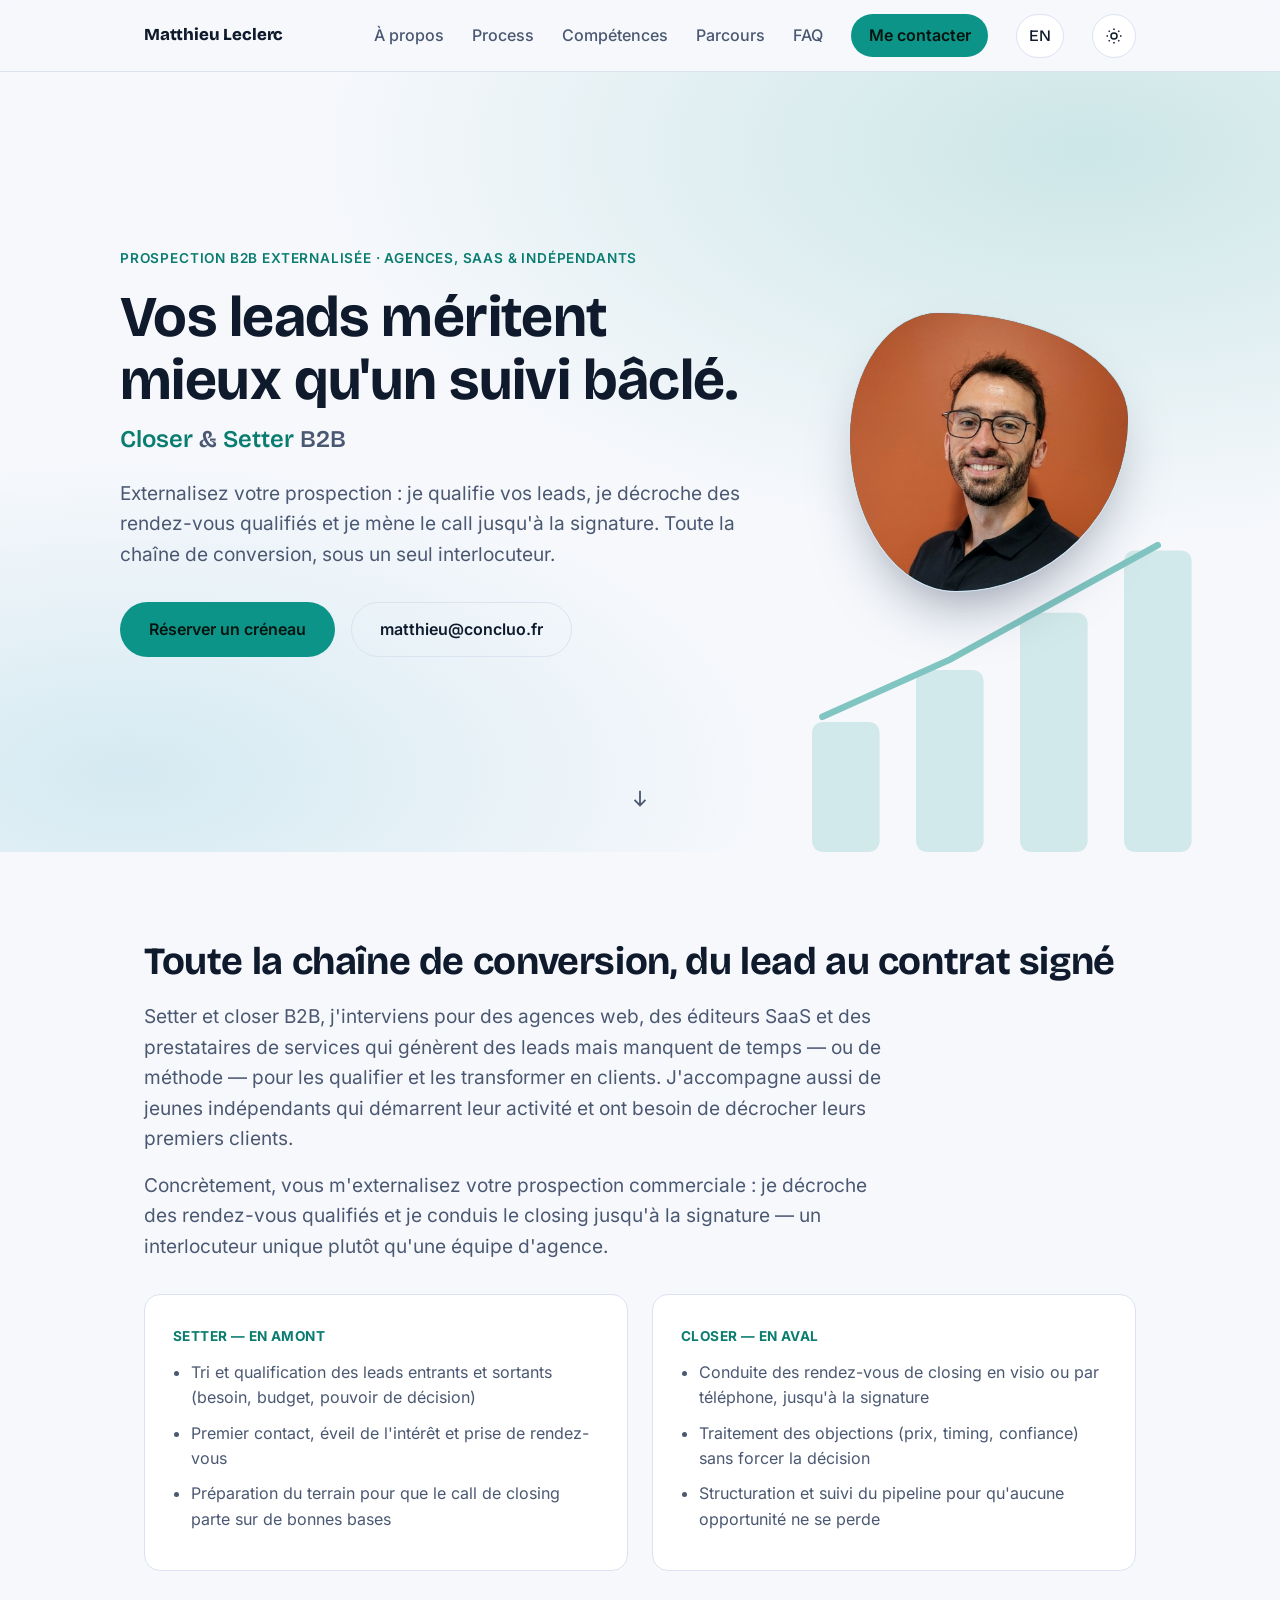
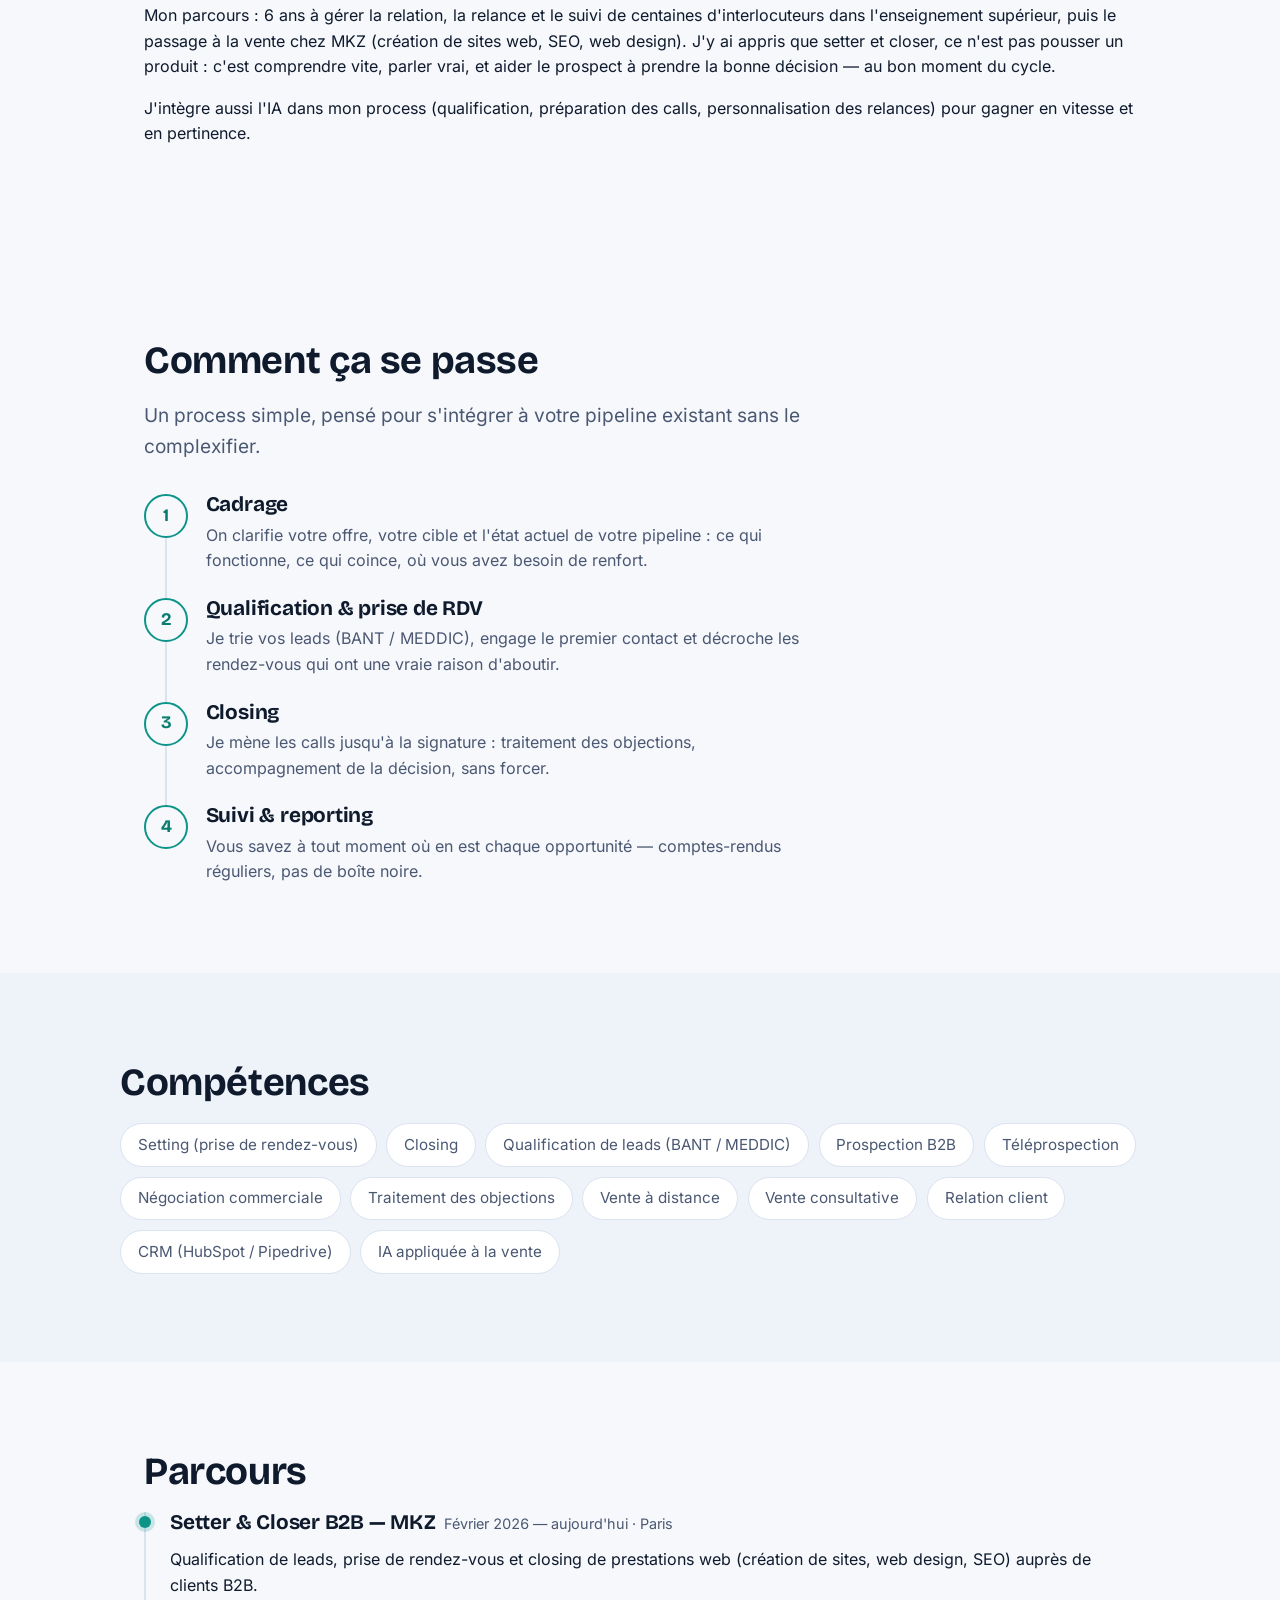
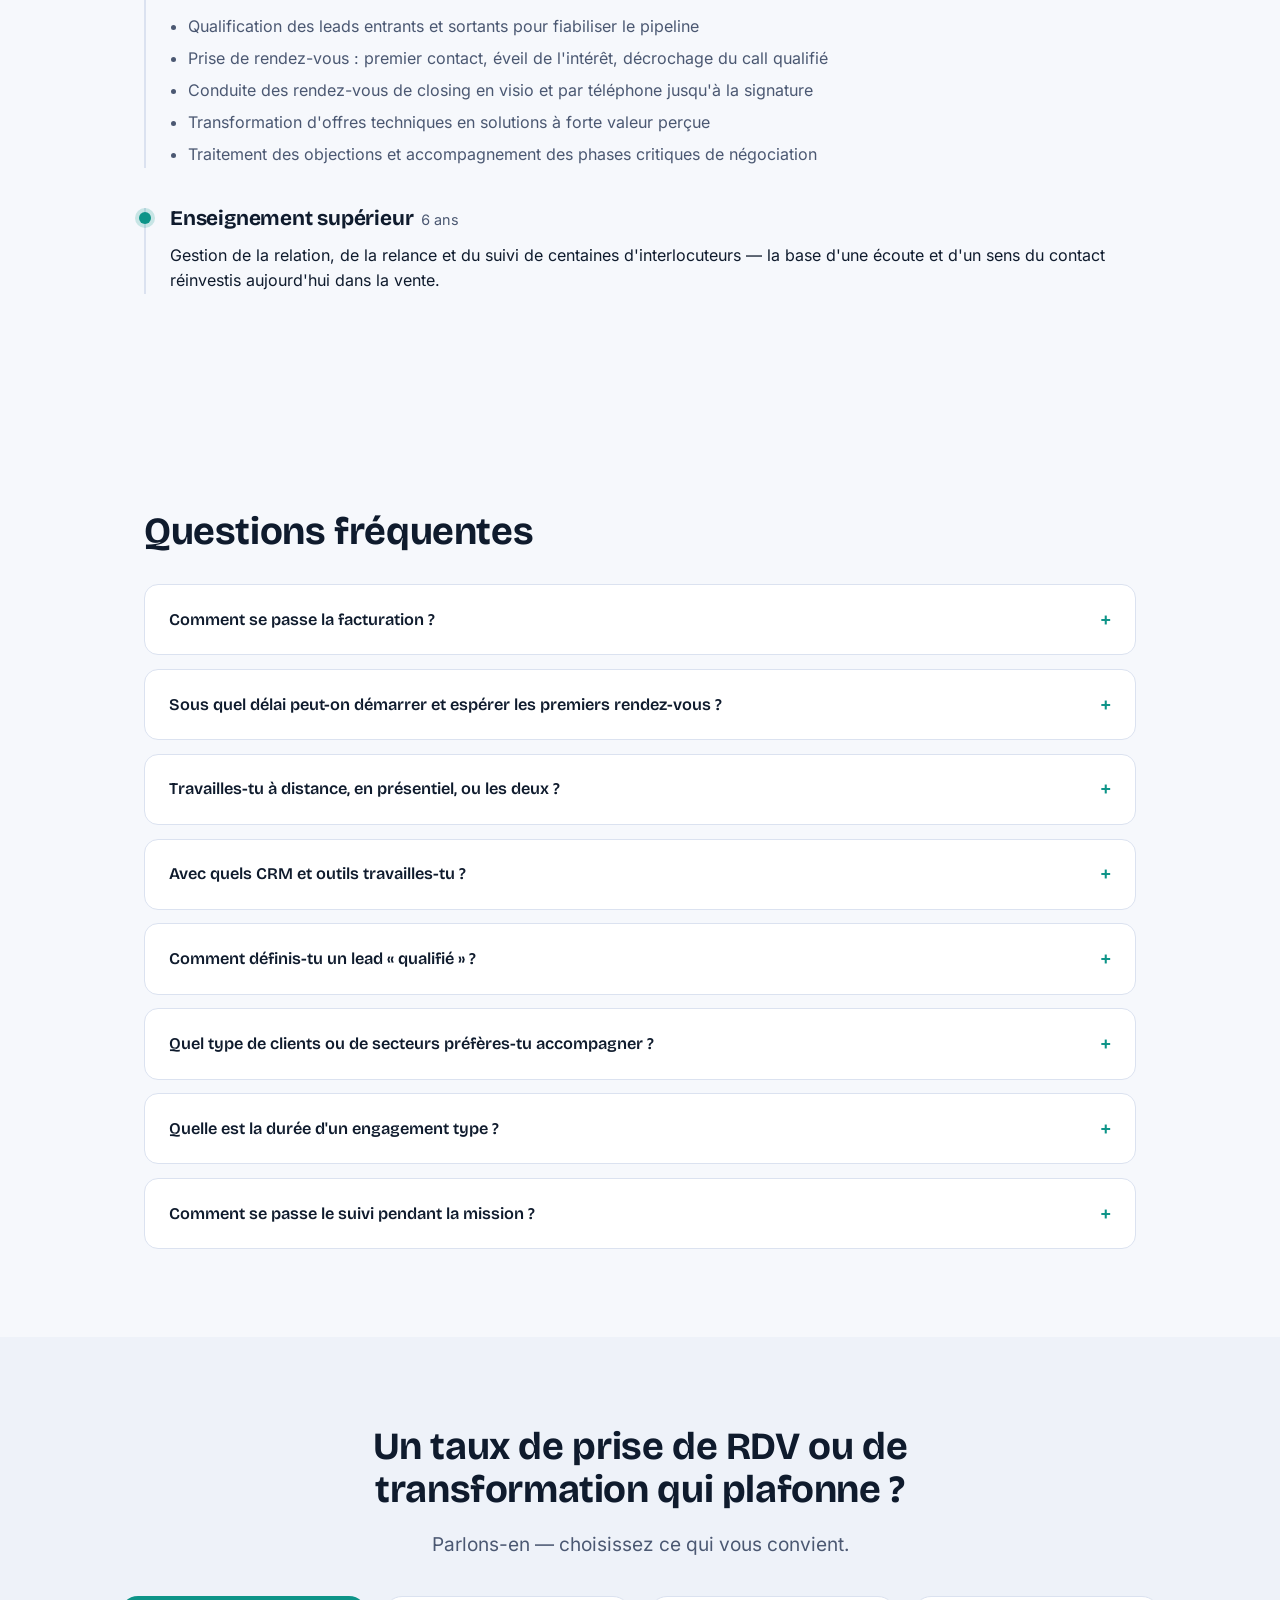
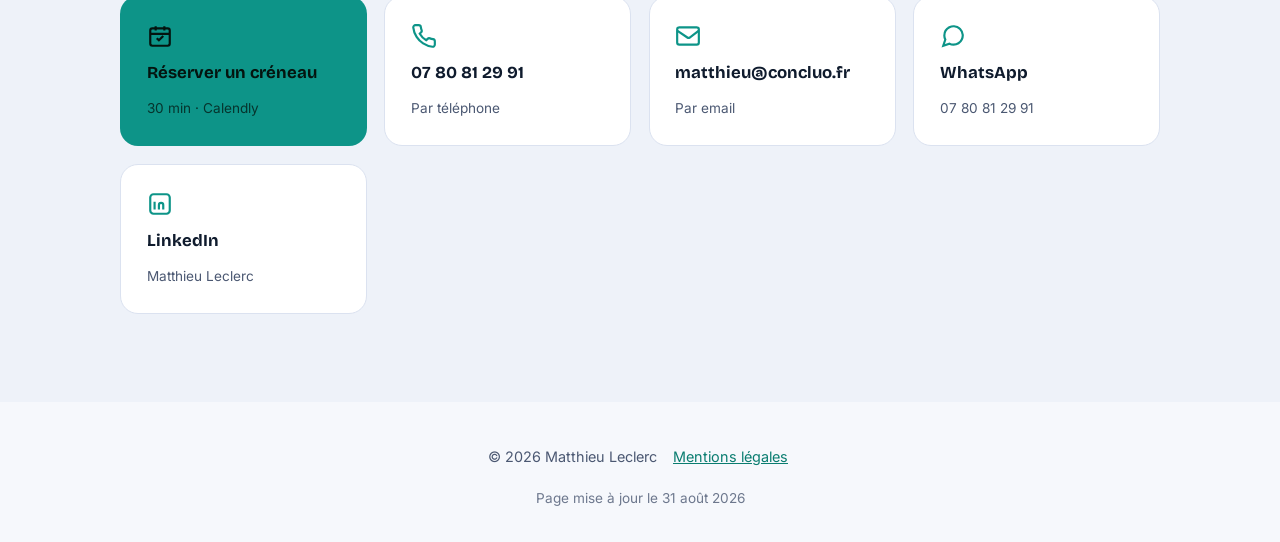
<file: index.html>
<!DOCTYPE html>
<html lang="fr">
<head>
<meta charset="UTF-8">
<meta name="viewport" content="width=device-width, initial-scale=1.0">
<script>document.documentElement.classList.add('js');</script>
<title>Prospection B2B externalisée — Matthieu Leclerc, Closer & Setter</title>
<meta name="description" content="Externalisez votre prospection B2B avec un seul interlocuteur : qualification des leads, rendez-vous qualifiés et closing jusqu'à la signature.">

<meta property="og:type" content="website">
<meta property="og:title" content="Matthieu Leclerc — Closer & Setter B2B">
<meta property="og:description" content="Je transforme vos leads qualifiés en clients signés. Agences web, SaaS, services B2B.">
<meta property="og:image" content="https://concluo.fr/assets/og-image.png">
<meta property="og:image:width" content="1200">
<meta property="og:image:height" content="630">
<meta property="og:url" content="https://concluo.fr/">
<meta property="og:locale" content="fr_FR">
<meta name="twitter:card" content="summary_large_image">
<meta name="twitter:image" content="https://concluo.fr/assets/og-image.png">

<meta name="theme-color" content="#f6f8fc" media="(prefers-color-scheme: light)">
<meta name="theme-color" content="#0a1220" media="(prefers-color-scheme: dark)">

<link rel="canonical" href="https://concluo.fr/">
<link rel="alternate" hreflang="fr" href="https://concluo.fr/">
<link rel="alternate" hreflang="en" href="https://concluo.fr/en/">
<link rel="alternate" hreflang="x-default" href="https://concluo.fr/">

<link rel="icon" type="image/svg+xml" href="data:image/svg+xml,%3Csvg xmlns='http://www.w3.org/2000/svg' viewBox='0 0 64 64'%3E%3Crect width='64' height='64' rx='14' fill='%230a1220'/%3E%3Ctext x='32' y='43' font-family='Arial,sans-serif' font-weight='800' font-size='28' fill='%2334d9b4' text-anchor='middle'%3EML%3C/text%3E%3C/svg%3E">
<link rel="icon" type="image/png" sizes="32x32" href="assets/favicon-32.png">
<link rel="apple-touch-icon" sizes="180x180" href="assets/apple-touch-icon.png">
<link rel="manifest" href="manifest.json">

<link rel="preload" as="image" href="assets/photo.jpg" fetchpriority="high">

<link rel="preload" as="font" type="font/woff2" href="assets/fonts/inter-latin.woff2" crossorigin>
<link rel="preload" as="font" type="font/woff2" href="assets/fonts/bricolage-grotesque-latin.woff2" crossorigin>
<link rel="stylesheet" href="style.css">

<script type="application/ld+json">
{
  "@context": "https://schema.org",
  "@type": "Person",
  "name": "Matthieu Leclerc",
  "jobTitle": "Closer & Setter B2B",
  "email": "mailto:matthieu@concluo.fr",
  "telephone": "+33780812991",
  "sameAs": ["https://www.linkedin.com/in/matthieu-leclerc-03a3b478/"],
  "worksFor": { "@type": "Organization", "name": "MKZ" },
  "knowsAbout": ["Closing", "Setting", "Prospection B2B", "Vente consultative", "Qualification de leads"]
}
</script>
<script type="application/ld+json">
{
  "@context": "https://schema.org",
  "@type": "FAQPage",
  "mainEntity": [
    {
      "@type": "Question",
      "name": "Comment se passe la facturation ?",
      "acceptedAnswer": { "@type": "Answer", "text": "La facturation s'adapte à votre situation : règlement comptant en début de mission, ou paiement différé sur plusieurs échéances si besoin." }
    },
    {
      "@type": "Question",
      "name": "Sous quel délai peut-on démarrer et espérer les premiers rendez-vous ?",
      "acceptedAnswer": { "@type": "Answer", "text": "Dès le premier contact : la mission peut démarrer dès le lendemain, avec un délai maximum d'une semaine une fois les modalités convenues." }
    },
    {
      "@type": "Question",
      "name": "Travailles-tu à distance, en présentiel, ou les deux ?",
      "acceptedAnswer": { "@type": "Answer", "text": "Les deux : à distance, et en présentiel partout en Île-de-France." }
    },
    {
      "@type": "Question",
      "name": "Avec quels CRM et outils travailles-tu ?",
      "acceptedAnswer": { "@type": "Answer", "text": "HubSpot, actuellement." }
    },
    {
      "@type": "Question",
      "name": "Comment définis-tu un lead qualifié ?",
      "acceptedAnswer": { "@type": "Answer", "text": "Un contact qui réunit deux critères : il correspond au profil cible visé (secteur, taille d'entreprise, poste ou pouvoir de décision), et il manifeste un intérêt concret par une action engageante — téléchargement d'un document, visite de la page tarifs, demande de démonstration." }
    },
    {
      "@type": "Question",
      "name": "Quel type de clients ou de secteurs préfères-tu accompagner ?",
      "acceptedAnswer": { "@type": "Answer", "text": "En priorité les jeunes indépendants qui démarrent leur activité et ont besoin de décrocher leurs premiers clients, ainsi que les agences web, éditeurs SaaS et prestataires de services B2B. Le secteur importe moins que la situation." }
    },
    {
      "@type": "Question",
      "name": "Quelle est la durée d'un engagement type ?",
      "acceptedAnswer": { "@type": "Answer", "text": "Ouvert à tout type de mission. À ce jour, uniquement des missions ponctuelles, mais un accompagnement récurrent est aussi possible." }
    },
    {
      "@type": "Question",
      "name": "Comment se passe le suivi pendant la mission ?",
      "acceptedAnswer": { "@type": "Answer", "text": "Un suivi actif : points réguliers sur l'avancement, et un lien maintenu en continu entre le client et le prestataire jusqu'à l'aboutissement de la mission." }
    }
  ]
}
</script>
<script type="application/ld+json">
{
  "@context": "https://schema.org",
  "@type": "ProfessionalService",
  "name": "Matthieu Leclerc — Setting & Closing B2B",
  "description": "Externalisation de la prospection B2B par un interlocuteur unique : qualification de leads, prise de rendez-vous qualifiés (setting) et closing jusqu'à la signature.",
  "url": "https://concluo.fr/",
  "image": "https://concluo.fr/assets/og-image.png",
  "priceRange": "€€",
  "areaServed": [
    { "@type": "AdministrativeArea", "name": "Île-de-France" },
    { "@type": "Country", "name": "France" }
  ],
  "availableLanguage": ["fr", "en"],
  "provider": {
    "@type": "Person",
    "name": "Matthieu Leclerc",
    "jobTitle": "Closer & Setter B2B",
    "email": "mailto:matthieu@concluo.fr",
    "telephone": "+33780812991",
    "sameAs": ["https://www.linkedin.com/in/matthieu-leclerc-03a3b478/"],
    "worksFor": { "@type": "Organization", "name": "MKZ Consulting", "url": "https://mkz-consulting.fr" }
  },
  "hasOfferCatalog": {
    "@type": "OfferCatalog",
    "name": "Prestations",
    "itemListElement": [
      { "@type": "Offer", "itemOffered": { "@type": "Service", "name": "Setting — qualification de leads et prise de rendez-vous B2B", "serviceType": "Appointment setting" } },
      { "@type": "Offer", "itemOffered": { "@type": "Service", "name": "Closing — conduite des rendez-vous jusqu'à la signature", "serviceType": "Sales closing" } },
      { "@type": "Offer", "itemOffered": { "@type": "Service", "name": "Full-cycle — setting et closing, interlocuteur unique", "serviceType": "Outsourced B2B sales" } }
    ]
  }
}
</script>
<script type="application/ld+json">
{
  "@context": "https://schema.org",
  "@type": "WebPage",
  "url": "https://concluo.fr/",
  "name": "Prospection B2B externalisée — Matthieu Leclerc, Closer & Setter",
  "inLanguage": "fr",
  "dateModified": "2026-09-09",
  "primaryImageOfPage": "https://concluo.fr/assets/og-image.png"
}
</script>
</head>
<body>

<a href="#main" class="skip-link">Aller au contenu</a>

<header class="nav" id="site-nav">
  <div class="nav-inner">
    <a href="#top" class="nav-logo">Matthieu Leclerc</a>

    <button type="button" class="nav-toggle" id="nav-toggle" aria-expanded="false" aria-controls="nav-menu">
      <span class="nav-toggle-bar"></span>
      <span class="nav-toggle-bar"></span>
      <span class="nav-toggle-bar"></span>
      <span class="sr-only">Menu</span>
    </button>

    <nav id="nav-menu" class="nav-menu">
      <a href="#about">À propos</a>
      <a href="#process">Process</a>
      <a href="#services">Compétences</a>
      <a href="#parcours">Parcours</a>
      <a href="#faq">FAQ</a>
      <a href="#contact" class="nav-cta">Me contacter</a>
      <a href="en/" class="lang-switch" hreflang="en" aria-label="Read this page in English">EN</a>
      <button type="button" class="theme-toggle" id="theme-toggle" aria-label="Changer de thème">
        <svg class="icon-sun" viewBox="0 0 24 24" fill="none" stroke="currentColor" stroke-width="2"><circle cx="12" cy="12" r="4"/><path d="M12 2v2M12 20v2M4.9 4.9l1.4 1.4M17.7 17.7l1.4 1.4M2 12h2M20 12h2M4.9 19.1l1.4-1.4M17.7 6.3l1.4-1.4"/></svg>
        <svg class="icon-moon" viewBox="0 0 24 24" fill="none" stroke="currentColor" stroke-width="2"><path d="M21 12.8A9 9 0 1 1 11.2 3a7 7 0 0 0 9.8 9.8Z"/></svg>
      </button>
    </nav>
  </div>
</header>

<main id="main">

  <section class="hero" id="top">
    <div class="hero-bg" aria-hidden="true">
      <svg class="hero-bars" viewBox="0 0 200 120" preserveAspectRatio="xMidYMax slice" aria-hidden="true">
        <rect x="10" y="70" width="26" height="50" rx="4"/>
        <rect x="50" y="50" width="26" height="70" rx="4"/>
        <rect x="90" y="28" width="26" height="92" rx="4"/>
        <rect x="130" y="4" width="26" height="116" rx="4"/>
        <path d="M14 68 L63 46 L103 24 L143 2" stroke-linecap="round"/>
      </svg>
    </div>

    <div class="hero-inner reveal">
      <div class="hero-text">
        <p class="eyebrow">Prospection B2B externalisée · Agences, SaaS &amp; indépendants</p>
        <h1>Vos leads méritent mieux qu'un suivi bâclé.</h1>
        <p class="hero-role"><span>Closer</span> &amp; <span>Setter</span> B2B</p>
        <p class="lead hero-lead">
          Externalisez votre prospection : je qualifie vos leads, je décroche des rendez-vous
          qualifiés et je mène le call jusqu'à la signature. Toute la chaîne de conversion,
          sous un seul interlocuteur.
        </p>
        <div class="hero-actions">
          <a href="https://calendly.com/matthieu-mkz-consulting/30min" class="btn btn-primary" target="_blank" rel="noopener">Réserver un créneau</a>
          <a href="mailto:matthieu@concluo.fr" class="btn btn-ghost">matthieu@concluo.fr</a>
        </div>
      </div>

      <div class="hero-photo">
        <div class="hero-photo-fallback" aria-hidden="true">ML</div>
        <img src="assets/photo.jpg" alt="Portrait de Matthieu Leclerc" class="hero-photo-img" width="800" height="800" loading="eager" fetchpriority="high" data-hide-on-error>
      </div>
    </div>

    <a href="#about" class="scroll-cue" aria-label="Découvrir la suite">
      <svg viewBox="0 0 24 24" fill="none" stroke="currentColor" stroke-width="2"><path d="M12 4v16M6 14l6 6 6-6"/></svg>
    </a>
  </section>

  <section id="about" class="section reveal">
    <h2>Toute la chaîne de conversion, du lead au contrat signé</h2>
    <p class="lead">
      Setter et closer B2B, j'interviens pour des agences web, des éditeurs SaaS et des prestataires
      de services qui génèrent des leads mais manquent de temps — ou de méthode — pour les qualifier
      et les transformer en clients. J'accompagne aussi de jeunes indépendants qui démarrent leur
      activité et ont besoin de décrocher leurs premiers clients.
    </p>
    <p class="lead">
      Concrètement, vous m'externalisez votre prospection commerciale : je décroche des rendez-vous
      qualifiés et je conduis le closing jusqu'à la signature — un interlocuteur unique plutôt qu'une
      équipe d'agence.
    </p>

    <div class="grid-2">
      <div class="card reveal">
        <span class="tag">Setter — en amont</span>
        <ul>
          <li>Tri et qualification des leads entrants et sortants (besoin, budget, pouvoir de décision)</li>
          <li>Premier contact, éveil de l'intérêt et prise de rendez-vous</li>
          <li>Préparation du terrain pour que le call de closing parte sur de bonnes bases</li>
        </ul>
      </div>
      <div class="card reveal">
        <span class="tag">Closer — en aval</span>
        <ul>
          <li>Conduite des rendez-vous de closing en visio ou par téléphone, jusqu'à la signature</li>
          <li>Traitement des objections (prix, timing, confiance) sans forcer la décision</li>
          <li>Structuration et suivi du pipeline pour qu'aucune opportunité ne se perde</li>
        </ul>
      </div>
    </div>

    <p class="reveal">
      Mon parcours : 6 ans à gérer la relation, la relance et le suivi de centaines d'interlocuteurs
      dans l'enseignement supérieur, puis le passage à la vente chez MKZ (création de sites web, SEO,
      web design). J'y ai appris que setter et closer, ce n'est pas pousser un produit : c'est comprendre
      vite, parler vrai, et aider le prospect à prendre la bonne décision — au bon moment du cycle.
    </p>
    <p class="reveal">
      J'intègre aussi l'IA dans mon process (qualification, préparation des calls, personnalisation
      des relances) pour gagner en vitesse et en pertinence.
    </p>
  </section>

  <section id="process" class="section">
    <h2 class="reveal">Comment ça se passe</h2>
    <p class="lead reveal">
      Un process simple, pensé pour s'intégrer à votre pipeline existant sans le complexifier.
    </p>

    <ol class="process-list">
      <li class="process-item reveal">
        <span class="process-num">1</span>
        <div>
          <h3>Cadrage</h3>
          <p>On clarifie votre offre, votre cible et l'état actuel de votre pipeline : ce qui fonctionne, ce qui coince, où vous avez besoin de renfort.</p>
        </div>
      </li>
      <li class="process-item reveal">
        <span class="process-num">2</span>
        <div>
          <h3>Qualification &amp; prise de RDV</h3>
          <p>Je trie vos leads (BANT / MEDDIC), engage le premier contact et décroche les rendez-vous qui ont une vraie raison d'aboutir.</p>
        </div>
      </li>
      <li class="process-item reveal">
        <span class="process-num">3</span>
        <div>
          <h3>Closing</h3>
          <p>Je mène les calls jusqu'à la signature : traitement des objections, accompagnement de la décision, sans forcer.</p>
        </div>
      </li>
      <li class="process-item reveal">
        <span class="process-num">4</span>
        <div>
          <h3>Suivi &amp; reporting</h3>
          <p>Vous savez à tout moment où en est chaque opportunité — comptes-rendus réguliers, pas de boîte noire.</p>
        </div>
      </li>
    </ol>
  </section>

  <section id="services" class="section section-alt">
    <h2 class="reveal">Compétences</h2>
    <div class="tags reveal">
      <span>Setting (prise de rendez-vous)</span>
      <span>Closing</span>
      <span>Qualification de leads (BANT / MEDDIC)</span>
      <span>Prospection B2B</span>
      <span>Téléprospection</span>
      <span>Négociation commerciale</span>
      <span>Traitement des objections</span>
      <span>Vente à distance</span>
      <span>Vente consultative</span>
      <span>Relation client</span>
      <span>CRM (HubSpot / Pipedrive)</span>
      <span>IA appliquée à la vente</span>
    </div>
  </section>

  <section id="parcours" class="section">
    <h2 class="reveal">Parcours</h2>
    <div class="timeline-item reveal">
      <div class="timeline-heading">
        <h3>Setter &amp; Closer B2B — MKZ</h3>
        <span class="timeline-date">Février 2026 — aujourd'hui · Paris</span>
      </div>
      <p>
        Qualification de leads, prise de rendez-vous et closing de prestations web (création de sites,
        web design, SEO) auprès de clients B2B.
      </p>
      <ul>
        <li>Qualification des leads entrants et sortants pour fiabiliser le pipeline</li>
        <li>Prise de rendez-vous : premier contact, éveil de l'intérêt, décrochage du call qualifié</li>
        <li>Conduite des rendez-vous de closing en visio et par téléphone jusqu'à la signature</li>
        <li>Transformation d'offres techniques en solutions à forte valeur perçue</li>
        <li>Traitement des objections et accompagnement des phases critiques de négociation</li>
      </ul>
    </div>
    <div class="timeline-item reveal">
      <div class="timeline-heading">
        <h3>Enseignement supérieur</h3>
        <span class="timeline-date">6 ans</span>
      </div>
      <p>
        Gestion de la relation, de la relance et du suivi de centaines d'interlocuteurs — la base
        d'une écoute et d'un sens du contact réinvestis aujourd'hui dans la vente.
      </p>
    </div>
  </section>

  <section id="faq" class="section">
    <h2 class="reveal">Questions fréquentes</h2>

    <div class="faq-list reveal">
      <details class="faq-item">
        <summary>Comment se passe la facturation ?</summary>
        <p>La facturation s'adapte à votre situation : règlement comptant en début de mission, ou paiement différé sur plusieurs échéances si besoin.</p>
      </details>
      <details class="faq-item">
        <summary>Sous quel délai peut-on démarrer et espérer les premiers rendez-vous ?</summary>
        <p>Dès le premier contact : la mission peut démarrer dès le lendemain, avec un délai maximum d'une semaine une fois les modalités convenues.</p>
      </details>
      <details class="faq-item">
        <summary>Travailles-tu à distance, en présentiel, ou les deux ?</summary>
        <p>Les deux : à distance, et en présentiel partout en Île-de-France.</p>
      </details>
      <details class="faq-item">
        <summary>Avec quels CRM et outils travailles-tu ?</summary>
        <p>HubSpot, actuellement.</p>
      </details>
      <details class="faq-item">
        <summary>Comment définis-tu un lead « qualifié » ?</summary>
        <p>Un contact qui réunit deux critères : il correspond au profil cible visé (secteur, taille d'entreprise, poste ou pouvoir de décision), et il manifeste un intérêt concret par une action engageante — téléchargement d'un document, visite de la page tarifs, demande de démonstration…</p>
      </details>
      <details class="faq-item">
        <summary>Quel type de clients ou de secteurs préfères-tu accompagner ?</summary>
        <p>En priorité les jeunes indépendants qui démarrent leur activité et ont besoin de décrocher leurs premiers clients, ainsi que les agences web, éditeurs SaaS et prestataires de services B2B. Le secteur importe moins que la situation : artisans, commerciaux, consultants…</p>
      </details>
      <details class="faq-item">
        <summary>Quelle est la durée d'un engagement type ?</summary>
        <p>Ouvert à tout type de mission. À ce jour, uniquement des missions ponctuelles, mais je suis aussi disponible pour un accompagnement récurrent.</p>
      </details>
      <details class="faq-item">
        <summary>Comment se passe le suivi pendant la mission ?</summary>
        <p>Un suivi actif : points réguliers sur l'avancement, et un lien maintenu en continu entre vous et moi jusqu'à l'aboutissement de la mission.</p>
      </details>
    </div>
  </section>

  <section id="contact" class="section section-alt contact">
    <h2 class="reveal">Un taux de prise de RDV ou de transformation qui plafonne ?</h2>
    <p class="lead reveal">Parlons-en — choisissez ce qui vous convient.</p>

    <div class="contact-grid reveal">
      <a href="https://calendly.com/matthieu-mkz-consulting/30min" class="contact-card contact-card-primary" target="_blank" rel="noopener">
        <svg class="contact-icon" viewBox="0 0 24 24" fill="none" stroke="currentColor" stroke-width="2"><rect x="3" y="5" width="18" height="16" rx="2"/><path d="M3 10h18M8 3v4M16 3v4"/><path d="M9 14l2 2 4-4"/></svg>
        <span class="contact-label">Réserver un créneau</span>
        <span class="contact-value">30 min · Calendly</span>
      </a>
      <a href="tel:+33780812991" class="contact-card">
        <svg class="contact-icon" viewBox="0 0 24 24" fill="none" stroke="currentColor" stroke-width="2"><path d="M22 16.92v3a2 2 0 0 1-2.18 2 19.79 19.79 0 0 1-8.63-3.07 19.5 19.5 0 0 1-6-6 19.79 19.79 0 0 1-3.07-8.67A2 2 0 0 1 4.11 2h3a2 2 0 0 1 2 1.72c.127.96.361 1.903.7 2.81a2 2 0 0 1-.45 2.11L8.09 9.91a16 16 0 0 0 6 6l1.27-1.27a2 2 0 0 1 2.11-.45c.907.339 1.85.573 2.81.7A2 2 0 0 1 22 16.92z"/></svg>
        <span class="contact-label">07 80 81 29 91</span>
        <span class="contact-value">Par téléphone</span>
      </a>
      <a href="mailto:matthieu@concluo.fr" class="contact-card">
        <svg class="contact-icon" viewBox="0 0 24 24" fill="none" stroke="currentColor" stroke-width="2"><rect x="2" y="4" width="20" height="16" rx="2"/><path d="m2 7 9.4 6.4a2 2 0 0 0 2.2 0L22 7"/></svg>
        <span class="contact-label">matthieu@concluo.fr</span>
        <span class="contact-value">Par email</span>
      </a>
      <a href="https://wa.me/33780812991" class="contact-card" target="_blank" rel="noopener">
        <svg class="contact-icon" viewBox="0 0 24 24" fill="none" stroke="currentColor" stroke-width="2"><path d="M21 11.5a8.38 8.38 0 0 1-.9 3.8 8.5 8.5 0 0 1-7.6 4.7 8.38 8.38 0 0 1-3.8-.9L3 21l1.9-5.7a8.38 8.38 0 0 1-.9-3.8 8.5 8.5 0 0 1 4.7-7.6 8.38 8.38 0 0 1 3.8-.9h.5a8.48 8.48 0 0 1 8 8v.5z"/></svg>
        <span class="contact-label">WhatsApp</span>
        <span class="contact-value">07 80 81 29 91</span>
      </a>
      <a href="https://www.linkedin.com/in/matthieu-leclerc-03a3b478/" class="contact-card" target="_blank" rel="noopener">
        <svg class="contact-icon" viewBox="0 0 24 24" fill="none" stroke="currentColor" stroke-width="2"><rect x="3" y="3" width="18" height="18" rx="3"/><path d="M7 10v7M7 7v.01M11 17v-4a2 2 0 0 1 4 0v4M11 13v4"/></svg>
        <span class="contact-label">LinkedIn</span>
        <span class="contact-value">Matthieu Leclerc</span>
      </a>
    </div>
  </section>

</main>

<footer class="footer">
  <p>
    <span>&copy; 2026 Matthieu Leclerc</span>
    <a href="/mentions-legales">Mentions légales</a>
    <time class="footer-updated" datetime="2026-08-31">Page mise à jour le 31 août 2026</time>
  </p>
</footer>

<script src="script.js"></script>
<!-- Cloudflare Web Analytics --><script type='module' src='https://static.cloudflareinsights.com/beacon.min.js' data-cf-beacon='{"token": "97b9f2d6d4c640fead3e6858c09aead7"}'></script><!-- End Cloudflare Web Analytics -->
</body>
</html>
</file>
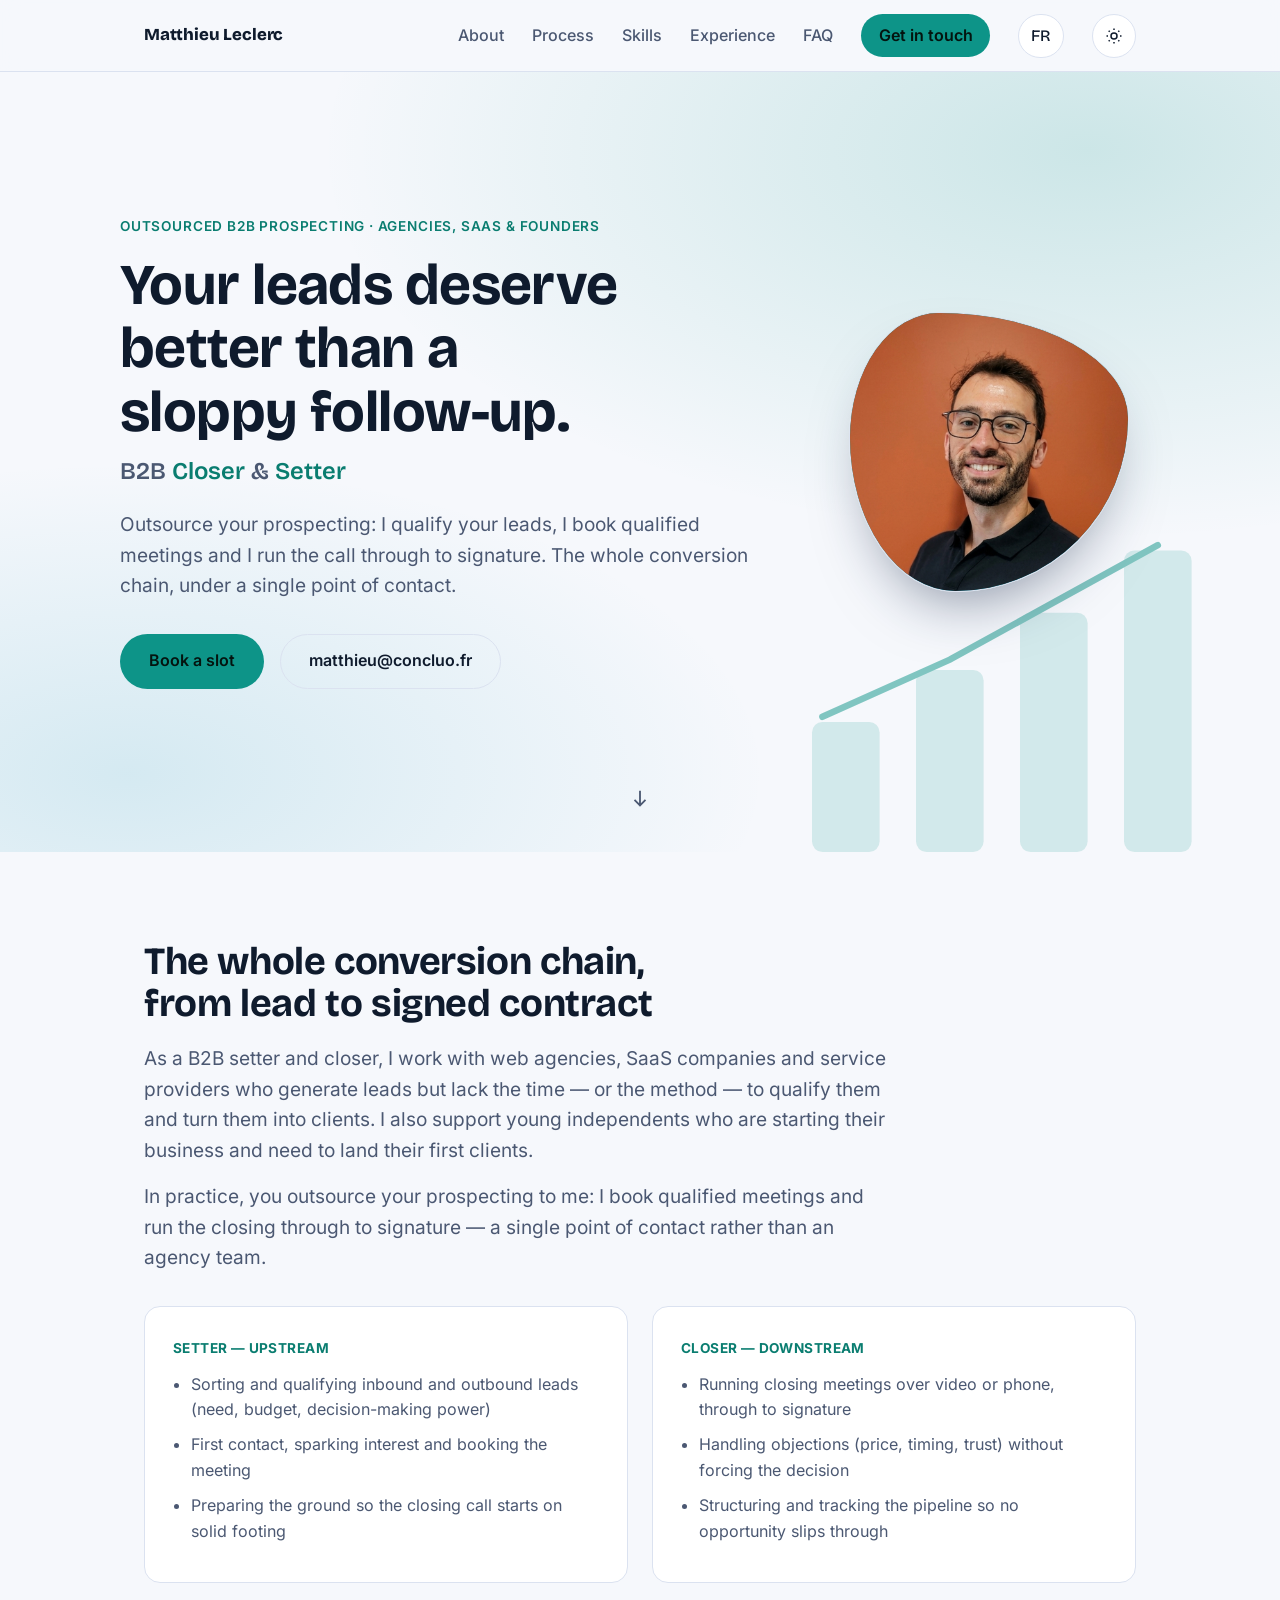
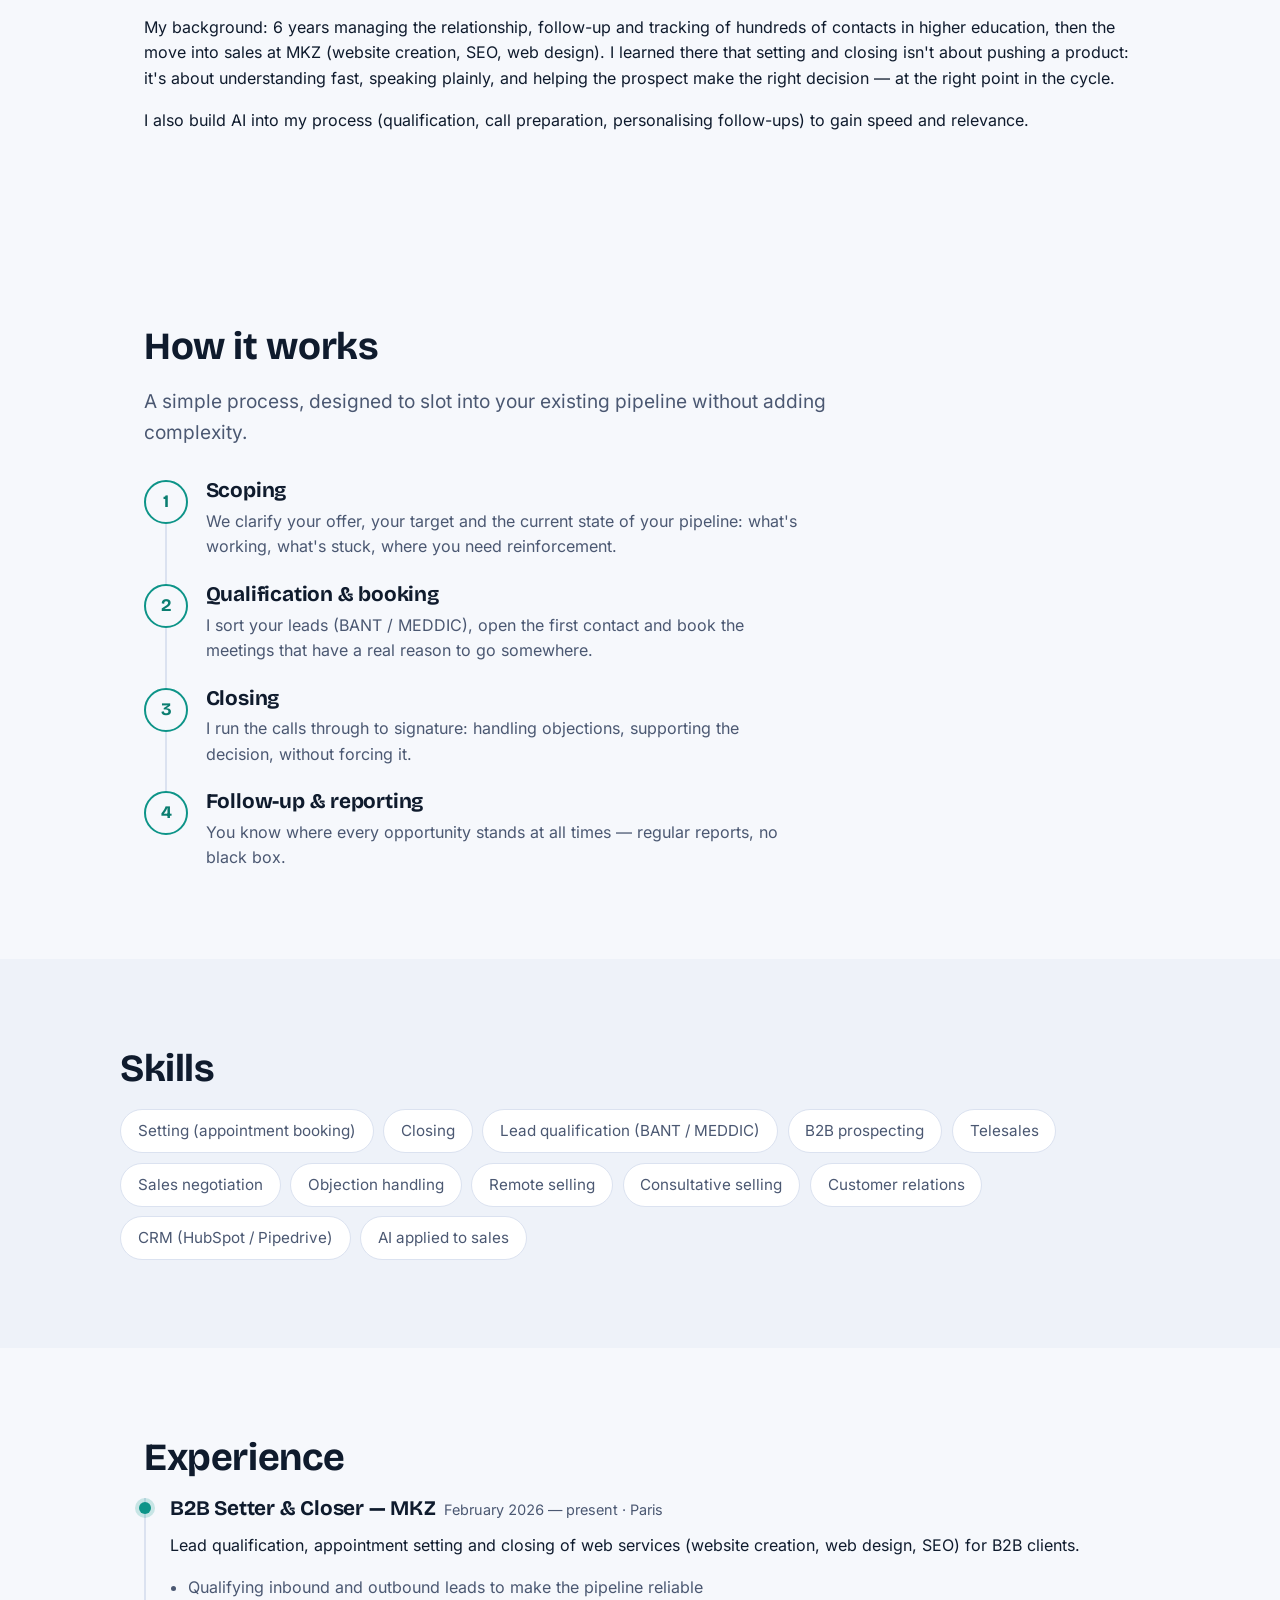
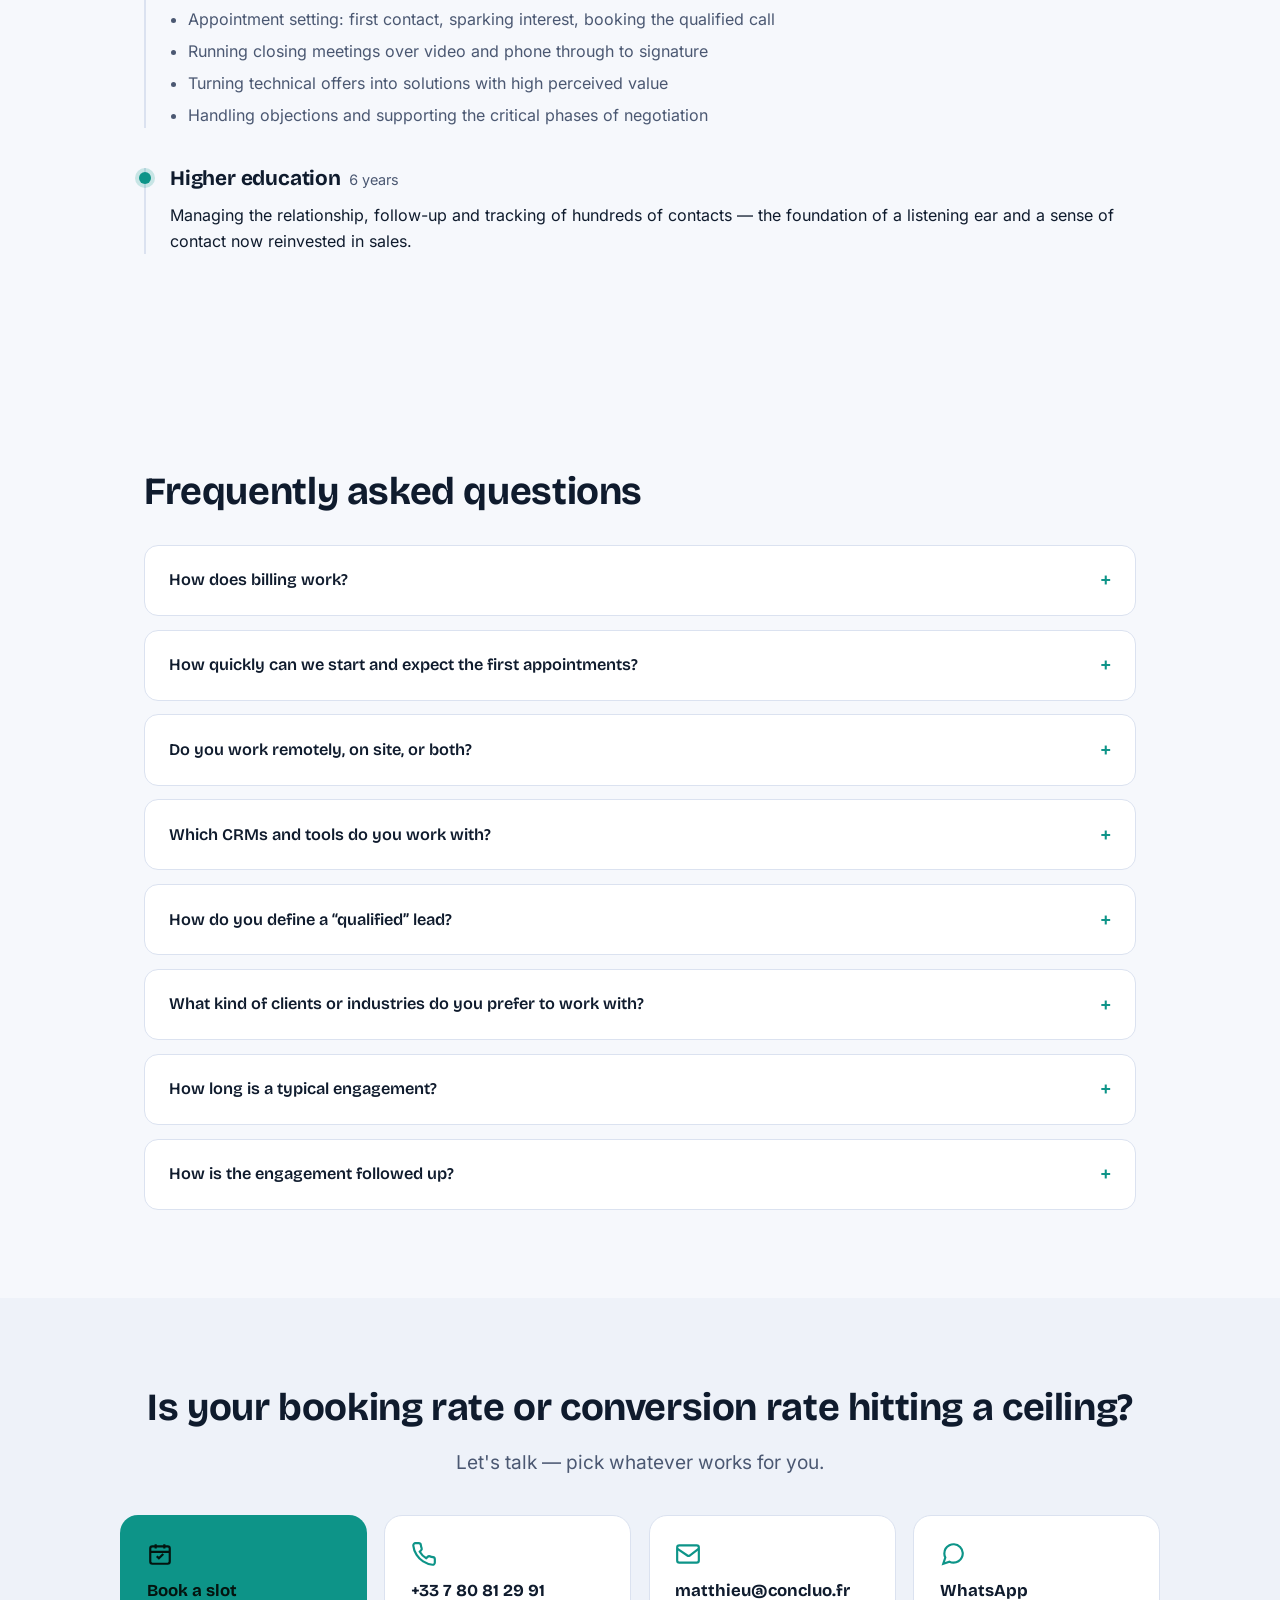
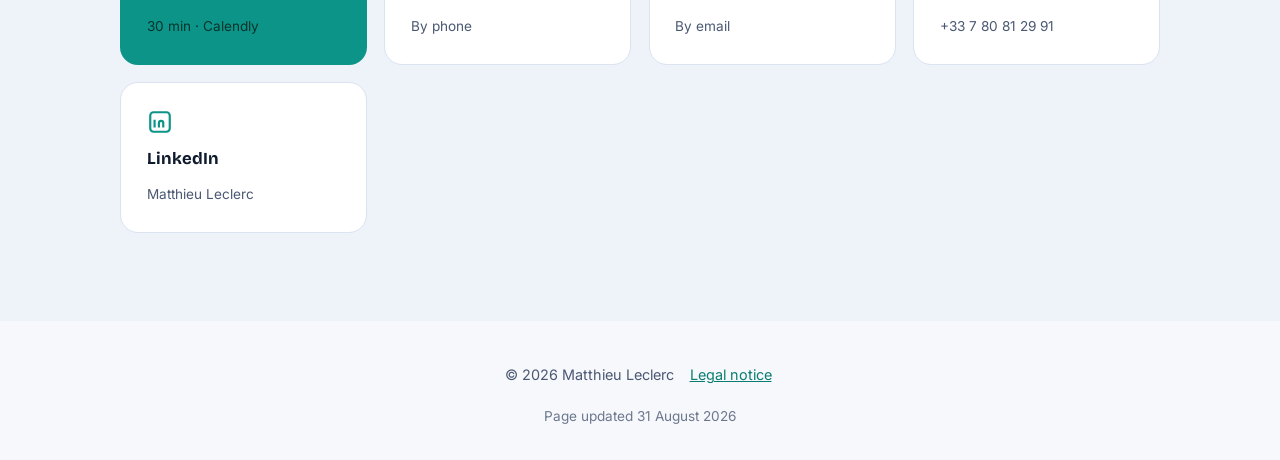
<file: en/index.html>
<!DOCTYPE html>
<html lang="en">
<head>
<meta charset="UTF-8">
<meta name="viewport" content="width=device-width, initial-scale=1.0">
<script>document.documentElement.classList.add('js');</script>
<title>Outsourced B2B prospecting — Matthieu Leclerc, Closer & Setter</title>
<meta name="description" content="Outsource your B2B prospecting to a single point of contact: lead qualification, qualified meetings and closing through to signature. Freelance, Paris region.">

<meta property="og:type" content="website">
<meta property="og:title" content="Matthieu Leclerc — B2B Closer & Setter">
<meta property="og:description" content="I turn your qualified leads into signed clients. Web agencies, SaaS, B2B services.">
<meta property="og:image" content="https://concluo.fr/assets/og-image.png">
<meta property="og:image:width" content="1200">
<meta property="og:image:height" content="630">
<meta property="og:url" content="https://concluo.fr/en/">
<meta property="og:locale" content="en_GB">
<meta property="og:locale:alternate" content="fr_FR">
<meta name="twitter:card" content="summary_large_image">
<meta name="twitter:image" content="https://concluo.fr/assets/og-image.png">

<meta name="theme-color" content="#f6f8fc" media="(prefers-color-scheme: light)">
<meta name="theme-color" content="#0a1220" media="(prefers-color-scheme: dark)">

<link rel="canonical" href="https://concluo.fr/en/">
<link rel="alternate" hreflang="fr" href="https://concluo.fr/">
<link rel="alternate" hreflang="en" href="https://concluo.fr/en/">
<link rel="alternate" hreflang="x-default" href="https://concluo.fr/">

<link rel="icon" type="image/svg+xml" href="data:image/svg+xml,%3Csvg xmlns='http://www.w3.org/2000/svg' viewBox='0 0 64 64'%3E%3Crect width='64' height='64' rx='14' fill='%230a1220'/%3E%3Ctext x='32' y='43' font-family='Arial,sans-serif' font-weight='800' font-size='28' fill='%2334d9b4' text-anchor='middle'%3EML%3C/text%3E%3C/svg%3E">
<link rel="icon" type="image/png" sizes="32x32" href="../assets/favicon-32.png">
<link rel="apple-touch-icon" sizes="180x180" href="../assets/apple-touch-icon.png">
<link rel="manifest" href="../manifest.json">

<link rel="preload" as="image" href="../assets/photo.jpg" fetchpriority="high">

<link rel="preload" as="font" type="font/woff2" href="../assets/fonts/inter-latin.woff2" crossorigin>
<link rel="preload" as="font" type="font/woff2" href="../assets/fonts/bricolage-grotesque-latin.woff2" crossorigin>
<link rel="stylesheet" href="../style.css">

<script type="application/ld+json">
{
  "@context": "https://schema.org",
  "@type": "Person",
  "name": "Matthieu Leclerc",
  "jobTitle": "B2B Closer & Setter",
  "email": "mailto:matthieu@concluo.fr",
  "telephone": "+33780812991",
  "sameAs": ["https://www.linkedin.com/in/matthieu-leclerc-03a3b478/"],
  "worksFor": { "@type": "Organization", "name": "MKZ" },
  "knowsAbout": ["Closing", "Setting", "B2B prospecting", "Consultative selling", "Lead qualification"]
}
</script>
<script type="application/ld+json">
{
  "@context": "https://schema.org",
  "@type": "FAQPage",
  "mainEntity": [
    {
      "@type": "Question",
      "name": "How does billing work?",
      "acceptedAnswer": { "@type": "Answer", "text": "Billing adapts to your situation: payment in full at the start of the engagement, or deferred payment across several instalments if needed." }
    },
    {
      "@type": "Question",
      "name": "How quickly can we start and expect the first appointments?",
      "acceptedAnswer": { "@type": "Answer", "text": "From the first conversation: the engagement can start as early as the next day, within a week at most once the terms are agreed." }
    },
    {
      "@type": "Question",
      "name": "Do you work remotely, on site, or both?",
      "acceptedAnswer": { "@type": "Answer", "text": "Both: remotely, and on site anywhere in the Paris region (Île-de-France)." }
    },
    {
      "@type": "Question",
      "name": "Which CRMs and tools do you work with?",
      "acceptedAnswer": { "@type": "Answer", "text": "HubSpot, currently." }
    },
    {
      "@type": "Question",
      "name": "How do you define a qualified lead?",
      "acceptedAnswer": { "@type": "Answer", "text": "A contact that meets two criteria: they match the target profile (industry, company size, role or decision-making power), and they show concrete interest through an engaging action — downloading a document, visiting the pricing page, requesting a demo." }
    },
    {
      "@type": "Question",
      "name": "What kind of clients or industries do you prefer to work with?",
      "acceptedAnswer": { "@type": "Answer", "text": "Primarily young independents starting their business who need to land their first clients, along with web agencies, SaaS companies and B2B service providers. The situation matters more than the industry." }
    },
    {
      "@type": "Question",
      "name": "How long is a typical engagement?",
      "acceptedAnswer": { "@type": "Answer", "text": "Open to any type of engagement. So far, one-off projects only, but ongoing support is also possible." }
    },
    {
      "@type": "Question",
      "name": "How is the engagement followed up?",
      "acceptedAnswer": { "@type": "Answer", "text": "Active follow-up: regular progress check-ins, and a continuous line kept open between client and provider until the engagement is complete." }
    }
  ]
}
</script>
<script type="application/ld+json">
{
  "@context": "https://schema.org",
  "@type": "ProfessionalService",
  "name": "Matthieu Leclerc — B2B Setting & Closing",
  "description": "Outsourced B2B prospecting through a single point of contact: lead qualification, qualified appointment setting and closing through to signature.",
  "url": "https://concluo.fr/en/",
  "image": "https://concluo.fr/assets/og-image.png",
  "priceRange": "€€",
  "areaServed": [
    { "@type": "AdministrativeArea", "name": "Île-de-France" },
    { "@type": "Country", "name": "France" }
  ],
  "availableLanguage": ["fr", "en"],
  "provider": {
    "@type": "Person",
    "name": "Matthieu Leclerc",
    "jobTitle": "B2B Closer & Setter",
    "email": "mailto:matthieu@concluo.fr",
    "telephone": "+33780812991",
    "sameAs": ["https://www.linkedin.com/in/matthieu-leclerc-03a3b478/"],
    "worksFor": { "@type": "Organization", "name": "MKZ Consulting", "url": "https://mkz-consulting.fr" }
  },
  "hasOfferCatalog": {
    "@type": "OfferCatalog",
    "name": "Services",
    "itemListElement": [
      { "@type": "Offer", "itemOffered": { "@type": "Service", "name": "Setting — lead qualification and B2B appointment booking", "serviceType": "Appointment setting" } },
      { "@type": "Offer", "itemOffered": { "@type": "Service", "name": "Closing — running meetings through to signature", "serviceType": "Sales closing" } },
      { "@type": "Offer", "itemOffered": { "@type": "Service", "name": "Full-cycle — setting and closing, single point of contact", "serviceType": "Outsourced B2B sales" } }
    ]
  }
}
</script>
<script type="application/ld+json">
{
  "@context": "https://schema.org",
  "@type": "WebPage",
  "url": "https://concluo.fr/en/",
  "name": "Outsourced B2B prospecting — Matthieu Leclerc, Closer & Setter",
  "inLanguage": "en",
  "dateModified": "2026-09-09",
  "primaryImageOfPage": "https://concluo.fr/assets/og-image.png"
}
</script>
</head>
<body>

<a href="#main" class="skip-link">Skip to content</a>

<header class="nav" id="site-nav">
  <div class="nav-inner">
    <a href="#top" class="nav-logo">Matthieu Leclerc</a>

    <button type="button" class="nav-toggle" id="nav-toggle" aria-expanded="false" aria-controls="nav-menu">
      <span class="nav-toggle-bar"></span>
      <span class="nav-toggle-bar"></span>
      <span class="nav-toggle-bar"></span>
      <span class="sr-only">Menu</span>
    </button>

    <nav id="nav-menu" class="nav-menu">
      <a href="#about">About</a>
      <a href="#process">Process</a>
      <a href="#services">Skills</a>
      <a href="#parcours">Experience</a>
      <a href="#faq">FAQ</a>
      <a href="#contact" class="nav-cta">Get in touch</a>
      <a href="../" class="lang-switch" hreflang="fr" aria-label="Lire cette page en français">FR</a>
      <button type="button" class="theme-toggle" id="theme-toggle" aria-label="Switch theme">
        <svg class="icon-sun" viewBox="0 0 24 24" fill="none" stroke="currentColor" stroke-width="2"><circle cx="12" cy="12" r="4"/><path d="M12 2v2M12 20v2M4.9 4.9l1.4 1.4M17.7 17.7l1.4 1.4M2 12h2M20 12h2M4.9 19.1l1.4-1.4M17.7 6.3l1.4-1.4"/></svg>
        <svg class="icon-moon" viewBox="0 0 24 24" fill="none" stroke="currentColor" stroke-width="2"><path d="M21 12.8A9 9 0 1 1 11.2 3a7 7 0 0 0 9.8 9.8Z"/></svg>
      </button>
    </nav>
  </div>
</header>

<main id="main">

  <section class="hero" id="top">
    <div class="hero-bg" aria-hidden="true">
      <svg class="hero-bars" viewBox="0 0 200 120" preserveAspectRatio="xMidYMax slice" aria-hidden="true">
        <rect x="10" y="70" width="26" height="50" rx="4"/>
        <rect x="50" y="50" width="26" height="70" rx="4"/>
        <rect x="90" y="28" width="26" height="92" rx="4"/>
        <rect x="130" y="4" width="26" height="116" rx="4"/>
        <path d="M14 68 L63 46 L103 24 L143 2" stroke-linecap="round"/>
      </svg>
    </div>

    <div class="hero-inner reveal">
      <div class="hero-text">
        <p class="eyebrow">Outsourced B2B prospecting · Agencies, SaaS &amp; founders</p>
        <h1>Your leads deserve better than a sloppy follow-up.</h1>
        <p class="hero-role">B2B <span>Closer</span> &amp; <span>Setter</span></p>
        <p class="lead hero-lead">
          Outsource your prospecting: I qualify your leads, I book qualified meetings
          and I run the call through to signature. The whole conversion chain, under a
          single point of contact.
        </p>
        <div class="hero-actions">
          <a href="https://calendly.com/matthieu-mkz-consulting/30min" class="btn btn-primary" target="_blank" rel="noopener">Book a slot</a>
          <a href="mailto:matthieu@concluo.fr" class="btn btn-ghost">matthieu@concluo.fr</a>
        </div>
      </div>

      <div class="hero-photo">
        <div class="hero-photo-fallback" aria-hidden="true">ML</div>
        <img src="../assets/photo.jpg" alt="Portrait of Matthieu Leclerc" class="hero-photo-img" width="800" height="800" loading="eager" fetchpriority="high" data-hide-on-error>
      </div>
    </div>

    <a href="#about" class="scroll-cue" aria-label="Discover more">
      <svg viewBox="0 0 24 24" fill="none" stroke="currentColor" stroke-width="2"><path d="M12 4v16M6 14l6 6 6-6"/></svg>
    </a>
  </section>

  <section id="about" class="section reveal">
    <h2>The whole conversion chain, from lead to signed contract</h2>
    <p class="lead">
      As a B2B setter and closer, I work with web agencies, SaaS companies and service providers
      who generate leads but lack the time — or the method — to qualify them and turn them into
      clients. I also support young independents who are starting their business and need to land
      their first clients.
    </p>
    <p class="lead">
      In practice, you outsource your prospecting to me: I book qualified meetings and run the
      closing through to signature — a single point of contact rather than an agency team.
    </p>

    <div class="grid-2">
      <div class="card reveal">
        <span class="tag">Setter — upstream</span>
        <ul>
          <li>Sorting and qualifying inbound and outbound leads (need, budget, decision-making power)</li>
          <li>First contact, sparking interest and booking the meeting</li>
          <li>Preparing the ground so the closing call starts on solid footing</li>
        </ul>
      </div>
      <div class="card reveal">
        <span class="tag">Closer — downstream</span>
        <ul>
          <li>Running closing meetings over video or phone, through to signature</li>
          <li>Handling objections (price, timing, trust) without forcing the decision</li>
          <li>Structuring and tracking the pipeline so no opportunity slips through</li>
        </ul>
      </div>
    </div>

    <p class="reveal">
      My background: 6 years managing the relationship, follow-up and tracking of hundreds of
      contacts in higher education, then the move into sales at MKZ (website creation, SEO,
      web design). I learned there that setting and closing isn't about pushing a product: it's
      about understanding fast, speaking plainly, and helping the prospect make the right decision —
      at the right point in the cycle.
    </p>
    <p class="reveal">
      I also build AI into my process (qualification, call preparation, personalising follow-ups)
      to gain speed and relevance.
    </p>
  </section>

  <section id="process" class="section">
    <h2 class="reveal">How it works</h2>
    <p class="lead reveal">
      A simple process, designed to slot into your existing pipeline without adding complexity.
    </p>

    <ol class="process-list">
      <li class="process-item reveal">
        <span class="process-num">1</span>
        <div>
          <h3>Scoping</h3>
          <p>We clarify your offer, your target and the current state of your pipeline: what's working, what's stuck, where you need reinforcement.</p>
        </div>
      </li>
      <li class="process-item reveal">
        <span class="process-num">2</span>
        <div>
          <h3>Qualification &amp; booking</h3>
          <p>I sort your leads (BANT / MEDDIC), open the first contact and book the meetings that have a real reason to go somewhere.</p>
        </div>
      </li>
      <li class="process-item reveal">
        <span class="process-num">3</span>
        <div>
          <h3>Closing</h3>
          <p>I run the calls through to signature: handling objections, supporting the decision, without forcing it.</p>
        </div>
      </li>
      <li class="process-item reveal">
        <span class="process-num">4</span>
        <div>
          <h3>Follow-up &amp; reporting</h3>
          <p>You know where every opportunity stands at all times — regular reports, no black box.</p>
        </div>
      </li>
    </ol>
  </section>

  <section id="services" class="section section-alt">
    <h2 class="reveal">Skills</h2>
    <div class="tags reveal">
      <span>Setting (appointment booking)</span>
      <span>Closing</span>
      <span>Lead qualification (BANT / MEDDIC)</span>
      <span>B2B prospecting</span>
      <span>Telesales</span>
      <span>Sales negotiation</span>
      <span>Objection handling</span>
      <span>Remote selling</span>
      <span>Consultative selling</span>
      <span>Customer relations</span>
      <span>CRM (HubSpot / Pipedrive)</span>
      <span>AI applied to sales</span>
    </div>
  </section>

  <section id="parcours" class="section">
    <h2 class="reveal">Experience</h2>
    <div class="timeline-item reveal">
      <div class="timeline-heading">
        <h3>B2B Setter &amp; Closer — MKZ</h3>
        <span class="timeline-date">February 2026 — present · Paris</span>
      </div>
      <p>
        Lead qualification, appointment setting and closing of web services (website creation,
        web design, SEO) for B2B clients.
      </p>
      <ul>
        <li>Qualifying inbound and outbound leads to make the pipeline reliable</li>
        <li>Appointment setting: first contact, sparking interest, booking the qualified call</li>
        <li>Running closing meetings over video and phone through to signature</li>
        <li>Turning technical offers into solutions with high perceived value</li>
        <li>Handling objections and supporting the critical phases of negotiation</li>
      </ul>
    </div>
    <div class="timeline-item reveal">
      <div class="timeline-heading">
        <h3>Higher education</h3>
        <span class="timeline-date">6 years</span>
      </div>
      <p>
        Managing the relationship, follow-up and tracking of hundreds of contacts — the foundation
        of a listening ear and a sense of contact now reinvested in sales.
      </p>
    </div>
  </section>

  <section id="faq" class="section">
    <h2 class="reveal">Frequently asked questions</h2>

    <div class="faq-list reveal">
      <details class="faq-item">
        <summary>How does billing work?</summary>
        <p>Billing adapts to your situation: payment in full at the start of the engagement, or deferred payment across several instalments if needed.</p>
      </details>
      <details class="faq-item">
        <summary>How quickly can we start and expect the first appointments?</summary>
        <p>From the first conversation: the engagement can start as early as the next day, within a week at most once the terms are agreed.</p>
      </details>
      <details class="faq-item">
        <summary>Do you work remotely, on site, or both?</summary>
        <p>Both: remotely, and on site anywhere in the Paris region (Île-de-France).</p>
      </details>
      <details class="faq-item">
        <summary>Which CRMs and tools do you work with?</summary>
        <p>HubSpot, currently.</p>
      </details>
      <details class="faq-item">
        <summary>How do you define a &ldquo;qualified&rdquo; lead?</summary>
        <p>A contact that meets two criteria: they match the target profile (industry, company size, role or decision-making power), and they show concrete interest through an engaging action — downloading a document, visiting the pricing page, requesting a demo&hellip;</p>
      </details>
      <details class="faq-item">
        <summary>What kind of clients or industries do you prefer to work with?</summary>
        <p>Primarily young independents starting their business who need to land their first clients, along with web agencies, SaaS companies and B2B service providers. The situation matters more than the industry: tradespeople, sales reps, consultants&hellip;</p>
      </details>
      <details class="faq-item">
        <summary>How long is a typical engagement?</summary>
        <p>Open to any type of engagement. So far, one-off projects only, but I'm also available for ongoing support.</p>
      </details>
      <details class="faq-item">
        <summary>How is the engagement followed up?</summary>
        <p>Active follow-up: regular progress check-ins, and a continuous line kept open between you and me until the engagement is complete.</p>
      </details>
    </div>
  </section>

  <section id="contact" class="section section-alt contact">
    <h2 class="reveal">Is your booking rate or conversion rate hitting a ceiling?</h2>
    <p class="lead reveal">Let's talk — pick whatever works for you.</p>

    <div class="contact-grid reveal">
      <a href="https://calendly.com/matthieu-mkz-consulting/30min" class="contact-card contact-card-primary" target="_blank" rel="noopener">
        <svg class="contact-icon" viewBox="0 0 24 24" fill="none" stroke="currentColor" stroke-width="2"><rect x="3" y="5" width="18" height="16" rx="2"/><path d="M3 10h18M8 3v4M16 3v4"/><path d="M9 14l2 2 4-4"/></svg>
        <span class="contact-label">Book a slot</span>
        <span class="contact-value">30 min · Calendly</span>
      </a>
      <a href="tel:+33780812991" class="contact-card">
        <svg class="contact-icon" viewBox="0 0 24 24" fill="none" stroke="currentColor" stroke-width="2"><path d="M22 16.92v3a2 2 0 0 1-2.18 2 19.79 19.79 0 0 1-8.63-3.07 19.5 19.5 0 0 1-6-6 19.79 19.79 0 0 1-3.07-8.67A2 2 0 0 1 4.11 2h3a2 2 0 0 1 2 1.72c.127.96.361 1.903.7 2.81a2 2 0 0 1-.45 2.11L8.09 9.91a16 16 0 0 0 6 6l1.27-1.27a2 2 0 0 1 2.11-.45c.907.339 1.85.573 2.81.7A2 2 0 0 1 22 16.92z"/></svg>
        <span class="contact-label">+33 7 80 81 29 91</span>
        <span class="contact-value">By phone</span>
      </a>
      <a href="mailto:matthieu@concluo.fr" class="contact-card">
        <svg class="contact-icon" viewBox="0 0 24 24" fill="none" stroke="currentColor" stroke-width="2"><rect x="2" y="4" width="20" height="16" rx="2"/><path d="m2 7 9.4 6.4a2 2 0 0 0 2.2 0L22 7"/></svg>
        <span class="contact-label">matthieu@concluo.fr</span>
        <span class="contact-value">By email</span>
      </a>
      <a href="https://wa.me/33780812991" class="contact-card" target="_blank" rel="noopener">
        <svg class="contact-icon" viewBox="0 0 24 24" fill="none" stroke="currentColor" stroke-width="2"><path d="M21 11.5a8.38 8.38 0 0 1-.9 3.8 8.5 8.5 0 0 1-7.6 4.7 8.38 8.38 0 0 1-3.8-.9L3 21l1.9-5.7a8.38 8.38 0 0 1-.9-3.8 8.5 8.5 0 0 1 4.7-7.6 8.38 8.38 0 0 1 3.8-.9h.5a8.48 8.48 0 0 1 8 8v.5z"/></svg>
        <span class="contact-label">WhatsApp</span>
        <span class="contact-value">+33 7 80 81 29 91</span>
      </a>
      <a href="https://www.linkedin.com/in/matthieu-leclerc-03a3b478/" class="contact-card" target="_blank" rel="noopener">
        <svg class="contact-icon" viewBox="0 0 24 24" fill="none" stroke="currentColor" stroke-width="2"><rect x="3" y="3" width="18" height="18" rx="3"/><path d="M7 10v7M7 7v.01M11 17v-4a2 2 0 0 1 4 0v4M11 13v4"/></svg>
        <span class="contact-label">LinkedIn</span>
        <span class="contact-value">Matthieu Leclerc</span>
      </a>
    </div>
  </section>

</main>

<footer class="footer">
  <p>
    <span>&copy; 2026 Matthieu Leclerc</span>
    <a href="/en/legal-notice">Legal notice</a>
    <time class="footer-updated" datetime="2026-08-31">Page updated 31 August 2026</time>
  </p>
</footer>

<script src="../script.js"></script>
<!-- Cloudflare Web Analytics --><script type='module' src='https://static.cloudflareinsights.com/beacon.min.js' data-cf-beacon='{"token": "97b9f2d6d4c640fead3e6858c09aead7"}'></script><!-- End Cloudflare Web Analytics -->
</body>
</html>
</file>
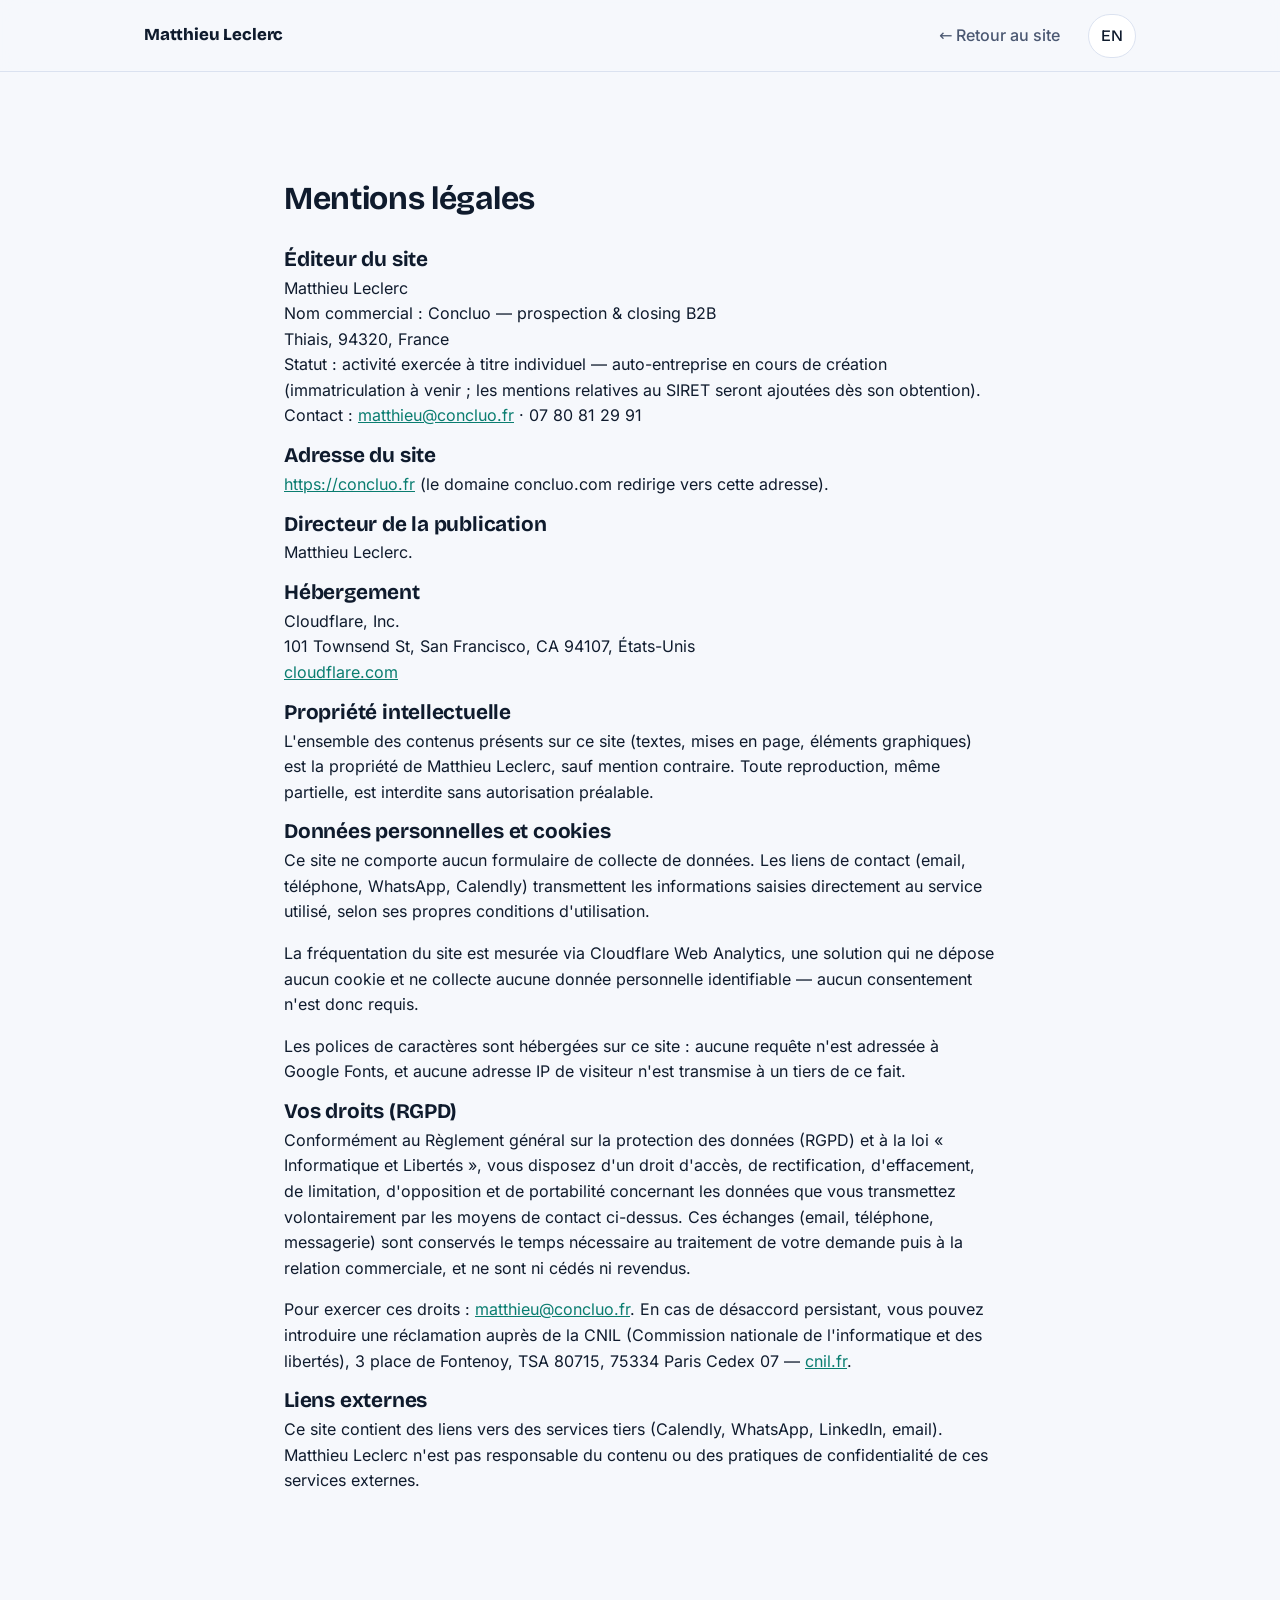
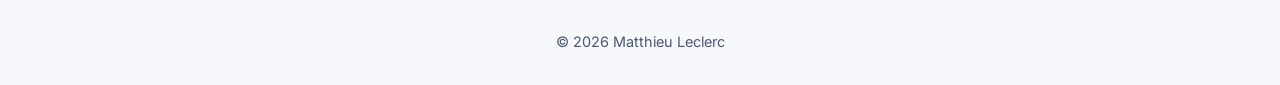
<file: mentions-legales.html>
<!DOCTYPE html>
<html lang="fr">
<head>
<meta charset="UTF-8">
<meta name="viewport" content="width=device-width, initial-scale=1.0">
<script>document.documentElement.classList.add('js');</script>
<title>Mentions légales — Matthieu Leclerc</title>
<meta name="description" content="Mentions légales du site de Matthieu Leclerc, Closer & Setter B2B freelance.">
<meta name="robots" content="noindex, follow">

<link rel="canonical" href="https://concluo.fr/mentions-legales">

<link rel="icon" type="image/svg+xml" href="data:image/svg+xml,%3Csvg xmlns='http://www.w3.org/2000/svg' viewBox='0 0 64 64'%3E%3Crect width='64' height='64' rx='14' fill='%230a1220'/%3E%3Ctext x='32' y='43' font-family='Arial,sans-serif' font-weight='800' font-size='28' fill='%2334d9b4' text-anchor='middle'%3EML%3C/text%3E%3C/svg%3E">
<link rel="icon" type="image/png" sizes="32x32" href="assets/favicon-32.png">
<link rel="apple-touch-icon" sizes="180x180" href="assets/apple-touch-icon.png">

<link rel="preload" as="font" type="font/woff2" href="assets/fonts/inter-latin.woff2" crossorigin>
<link rel="stylesheet" href="style.css">
</head>
<body>

<a href="#main" class="skip-link">Aller au contenu</a>

<header class="nav">
  <div class="nav-inner">
    <a href="/" class="nav-logo">Matthieu Leclerc</a>
    <nav class="nav-menu" style="position:static;transform:none;opacity:1;pointer-events:auto;padding:0;border:0;background:transparent;">
      <a href="/">← Retour au site</a>
      <a href="/en/legal-notice" class="lang-switch" hreflang="en" aria-label="Read this page in English">EN</a>
    </nav>
  </div>
</header>

<main id="main" class="section" style="max-width: 760px;">
  <h1 style="font-family:var(--font-display);font-size:clamp(1.6rem,1.2rem+1.6vw,2.2rem);margin-bottom:2rem;">Mentions légales</h1>

  <h3>Éditeur du site</h3>
  <p>
    Matthieu Leclerc<br>
    Nom commercial : Concluo — prospection &amp; closing B2B<br>
    Thiais, 94320, France<br>
    Statut : activité exercée à titre individuel — auto-entreprise en cours de création (immatriculation à venir ; les mentions relatives au SIRET seront ajoutées dès son obtention).<br>
    Contact : <a href="mailto:matthieu@concluo.fr">matthieu@concluo.fr</a> · 07 80 81 29 91
  </p>

  <h3>Adresse du site</h3>
  <p><a href="https://concluo.fr">https://concluo.fr</a> (le domaine concluo.com redirige vers cette adresse).</p>

  <h3>Directeur de la publication</h3>
  <p>Matthieu Leclerc.</p>

  <h3>Hébergement</h3>
  <p>
    Cloudflare, Inc.<br>
    101 Townsend St, San Francisco, CA 94107, États-Unis<br>
    <a href="https://www.cloudflare.com" target="_blank" rel="noopener">cloudflare.com</a>
  </p>

  <h3>Propriété intellectuelle</h3>
  <p>
    L'ensemble des contenus présents sur ce site (textes, mises en page, éléments graphiques) est la
    propriété de Matthieu Leclerc, sauf mention contraire. Toute reproduction, même partielle, est
    interdite sans autorisation préalable.
  </p>

  <h3>Données personnelles et cookies</h3>
  <p>
    Ce site ne comporte aucun formulaire de collecte de données. Les liens de contact (email, téléphone,
    WhatsApp, Calendly) transmettent les informations saisies directement au service utilisé, selon ses
    propres conditions d'utilisation.
  </p>
  <p>
    La fréquentation du site est mesurée via Cloudflare Web Analytics, une solution qui ne dépose aucun
    cookie et ne collecte aucune donnée personnelle identifiable — aucun consentement n'est donc requis.
  </p>
  <p>
    Les polices de caractères sont hébergées sur ce site : aucune requête n'est adressée à Google Fonts,
    et aucune adresse IP de visiteur n'est transmise à un tiers de ce fait.
  </p>

  <h3>Vos droits (RGPD)</h3>
  <p>
    Conformément au Règlement général sur la protection des données (RGPD) et à la loi
    « Informatique et Libertés », vous disposez d'un droit d'accès, de rectification, d'effacement,
    de limitation, d'opposition et de portabilité concernant les données que vous transmettez
    volontairement par les moyens de contact ci-dessus. Ces échanges (email, téléphone, messagerie)
    sont conservés le temps nécessaire au traitement de votre demande puis à la relation commerciale,
    et ne sont ni cédés ni revendus.
  </p>
  <p>
    Pour exercer ces droits : <a href="mailto:matthieu@concluo.fr">matthieu@concluo.fr</a>.
    En cas de désaccord persistant, vous pouvez introduire une réclamation auprès de la CNIL
    (Commission nationale de l'informatique et des libertés), 3 place de Fontenoy, TSA 80715,
    75334 Paris Cedex 07 — <a href="https://www.cnil.fr" target="_blank" rel="noopener">cnil.fr</a>.
  </p>

  <h3>Liens externes</h3>
  <p>
    Ce site contient des liens vers des services tiers (Calendly, WhatsApp, LinkedIn, email). Matthieu
    Leclerc n'est pas responsable du contenu ou des pratiques de confidentialité de ces services externes.
  </p>
</main>

<footer class="footer">
  <p>&copy; 2026 Matthieu Leclerc</p>
</footer>

<!-- Cloudflare Web Analytics --><script type='module' src='https://static.cloudflareinsights.com/beacon.min.js' data-cf-beacon='{"token": "97b9f2d6d4c640fead3e6858c09aead7"}'></script><!-- End Cloudflare Web Analytics -->
</body>
</html>
</file>
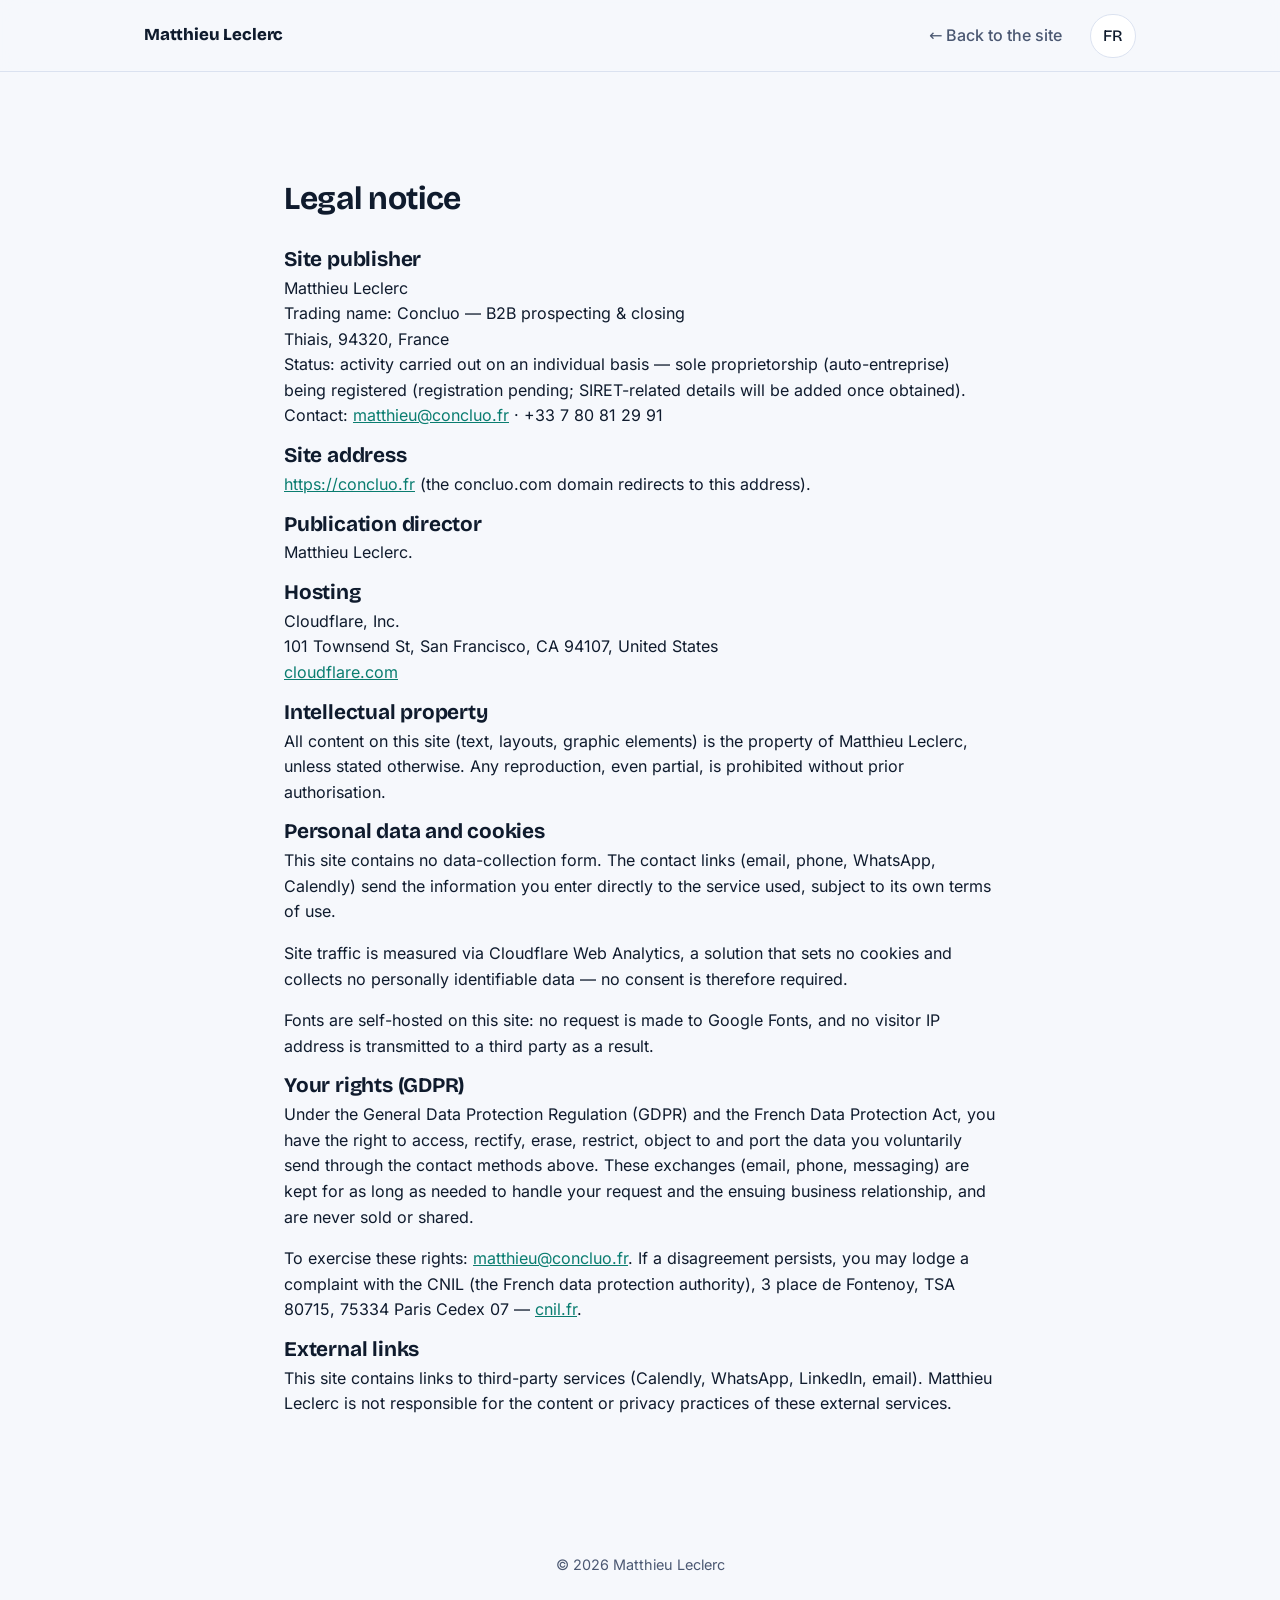
<file: en/legal-notice.html>
<!DOCTYPE html>
<html lang="en">
<head>
<meta charset="UTF-8">
<meta name="viewport" content="width=device-width, initial-scale=1.0">
<script>document.documentElement.classList.add('js');</script>
<title>Legal notice — Matthieu Leclerc</title>
<meta name="description" content="Legal notice for the website of Matthieu Leclerc, freelance B2B Closer & Setter.">
<meta name="robots" content="noindex, follow">

<link rel="canonical" href="https://concluo.fr/en/legal-notice">
<link rel="alternate" hreflang="fr" href="https://concluo.fr/mentions-legales">
<link rel="alternate" hreflang="en" href="https://concluo.fr/en/legal-notice">

<link rel="icon" type="image/svg+xml" href="data:image/svg+xml,%3Csvg xmlns='http://www.w3.org/2000/svg' viewBox='0 0 64 64'%3E%3Crect width='64' height='64' rx='14' fill='%230a1220'/%3E%3Ctext x='32' y='43' font-family='Arial,sans-serif' font-weight='800' font-size='28' fill='%2334d9b4' text-anchor='middle'%3EML%3C/text%3E%3C/svg%3E">
<link rel="icon" type="image/png" sizes="32x32" href="../assets/favicon-32.png">
<link rel="apple-touch-icon" sizes="180x180" href="../assets/apple-touch-icon.png">

<link rel="preload" as="font" type="font/woff2" href="../assets/fonts/inter-latin.woff2" crossorigin>
<link rel="stylesheet" href="../style.css">
</head>
<body>

<a href="#main" class="skip-link">Skip to content</a>

<header class="nav">
  <div class="nav-inner">
    <a href="/en/" class="nav-logo">Matthieu Leclerc</a>
    <nav class="nav-menu" style="position:static;transform:none;opacity:1;pointer-events:auto;padding:0;border:0;background:transparent;">
      <a href="/en/">← Back to the site</a>
      <a href="/mentions-legales" class="lang-switch" hreflang="fr" aria-label="Lire cette page en français">FR</a>
    </nav>
  </div>
</header>

<main id="main" class="section" style="max-width: 760px;">
  <h1 style="font-family:var(--font-display);font-size:clamp(1.6rem,1.2rem+1.6vw,2.2rem);margin-bottom:2rem;">Legal notice</h1>

  <h3>Site publisher</h3>
  <p>
    Matthieu Leclerc<br>
    Trading name: Concluo — B2B prospecting &amp; closing<br>
    Thiais, 94320, France<br>
    Status: activity carried out on an individual basis — sole proprietorship (auto-entreprise) being registered (registration pending; SIRET-related details will be added once obtained).<br>
    Contact: <a href="mailto:matthieu@concluo.fr">matthieu@concluo.fr</a> · +33 7 80 81 29 91
  </p>

  <h3>Site address</h3>
  <p><a href="https://concluo.fr">https://concluo.fr</a> (the concluo.com domain redirects to this address).</p>

  <h3>Publication director</h3>
  <p>Matthieu Leclerc.</p>

  <h3>Hosting</h3>
  <p>
    Cloudflare, Inc.<br>
    101 Townsend St, San Francisco, CA 94107, United States<br>
    <a href="https://www.cloudflare.com" target="_blank" rel="noopener">cloudflare.com</a>
  </p>

  <h3>Intellectual property</h3>
  <p>
    All content on this site (text, layouts, graphic elements) is the property of Matthieu Leclerc,
    unless stated otherwise. Any reproduction, even partial, is prohibited without prior authorisation.
  </p>

  <h3>Personal data and cookies</h3>
  <p>
    This site contains no data-collection form. The contact links (email, phone, WhatsApp, Calendly)
    send the information you enter directly to the service used, subject to its own terms of use.
  </p>
  <p>
    Site traffic is measured via Cloudflare Web Analytics, a solution that sets no cookies and
    collects no personally identifiable data — no consent is therefore required.
  </p>
  <p>
    Fonts are self-hosted on this site: no request is made to Google Fonts, and no visitor IP
    address is transmitted to a third party as a result.
  </p>

  <h3>Your rights (GDPR)</h3>
  <p>
    Under the General Data Protection Regulation (GDPR) and the French Data Protection Act, you have
    the right to access, rectify, erase, restrict, object to and port the data you voluntarily send
    through the contact methods above. These exchanges (email, phone, messaging) are kept for as long
    as needed to handle your request and the ensuing business relationship, and are never sold or
    shared.
  </p>
  <p>
    To exercise these rights: <a href="mailto:matthieu@concluo.fr">matthieu@concluo.fr</a>.
    If a disagreement persists, you may lodge a complaint with the CNIL (the French data protection
    authority), 3 place de Fontenoy, TSA 80715, 75334 Paris Cedex 07 —
    <a href="https://www.cnil.fr" target="_blank" rel="noopener">cnil.fr</a>.
  </p>

  <h3>External links</h3>
  <p>
    This site contains links to third-party services (Calendly, WhatsApp, LinkedIn, email). Matthieu
    Leclerc is not responsible for the content or privacy practices of these external services.
  </p>
</main>

<footer class="footer">
  <p>&copy; 2026 Matthieu Leclerc</p>
</footer>

<!-- Cloudflare Web Analytics --><script type='module' src='https://static.cloudflareinsights.com/beacon.min.js' data-cf-beacon='{"token": "97b9f2d6d4c640fead3e6858c09aead7"}'></script><!-- End Cloudflare Web Analytics -->
</body>
</html>
</file>
<file: style.css>
/* ---------- Self-hosted fonts (RGPD : aucun appel à Google Fonts) ---------- */
/* Bricolage Grotesque — variable, poids 500..800 */
@font-face {
  font-family: 'Bricolage Grotesque';
  font-style: normal;
  font-weight: 500 800;
  font-display: swap;
  src: url('assets/fonts/bricolage-grotesque-latin.woff2') format('woff2');
  unicode-range: U+0000-00FF, U+0131, U+0152-0153, U+02BB-02BC, U+02C6, U+02DA, U+02DC, U+0304, U+0308, U+0329, U+2000-206F, U+20AC, U+2122, U+2191, U+2193, U+2212, U+2215, U+FEFF, U+FFFD;
}
@font-face {
  font-family: 'Bricolage Grotesque';
  font-style: normal;
  font-weight: 500 800;
  font-display: swap;
  src: url('assets/fonts/bricolage-grotesque-latin-ext.woff2') format('woff2');
  unicode-range: U+0100-02BA, U+02BD-02C5, U+02C7-02CC, U+02CE-02D7, U+02DD-02FF, U+0304, U+0308, U+0329, U+1D00-1DBF, U+1E00-1E9F, U+1EF2-1EFF, U+2020, U+20A0-20AB, U+20AD-20C0, U+2113, U+2C60-2C7F, U+A720-A7FF;
}
/* Inter — variable, poids 400..700 */
@font-face {
  font-family: 'Inter';
  font-style: normal;
  font-weight: 400 700;
  font-display: swap;
  src: url('assets/fonts/inter-latin.woff2') format('woff2');
  unicode-range: U+0000-00FF, U+0131, U+0152-0153, U+02BB-02BC, U+02C6, U+02DA, U+02DC, U+0304, U+0308, U+0329, U+2000-206F, U+20AC, U+2122, U+2191, U+2193, U+2212, U+2215, U+FEFF, U+FFFD;
}
@font-face {
  font-family: 'Inter';
  font-style: normal;
  font-weight: 400 700;
  font-display: swap;
  src: url('assets/fonts/inter-latin-ext.woff2') format('woff2');
  unicode-range: U+0100-02BA, U+02BD-02C5, U+02C7-02CC, U+02CE-02D7, U+02DD-02FF, U+0304, U+0308, U+0329, U+1D00-1DBF, U+1E00-1E9F, U+1EF2-1EFF, U+2020, U+20A0-20AB, U+20AD-20C0, U+2113, U+2C60-2C7F, U+A720-A7FF;
}

/* ---------- Design tokens ---------- */
:root {
  --bg: #f6f8fc;
  --bg-alt: #eef2f9;
  --surface: #ffffff;
  --surface-hover: #f7f9fd;
  --border: #dbe2f0;
  --text: #0f1b2d;
  --text-muted: #4b5872;
  --accent: #0d9488;
  --accent-2: #0891b2;
  --accent-ink: #04140f;
  --accent-text: #0a7d70;
  --shadow: 220 45% 20%;

  --font-display: 'Bricolage Grotesque', system-ui, -apple-system, Segoe UI, sans-serif;
  --font-body: 'Inter', system-ui, -apple-system, Segoe UI, sans-serif;
  --max-width: 1040px;
  --nav-h: 72px;
}

@media (prefers-color-scheme: dark) {
  :root:not([data-theme="light"]) {
    --bg: #0a1220;
    --bg-alt: #0f1a2e;
    --surface: #131f35;
    --surface-hover: #182742;
    --border: #24334f;
    --text: #eef2fb;
    --text-muted: #94a3c2;
    --accent: #2dd4bf;
    --accent-2: #22d3ee;
    --accent-ink: #032420;
    --accent-text: #2dd4bf;
    --shadow: 220 60% 4%;
  }
}

:root[data-theme="dark"] {
  --bg: #0a1220;
  --bg-alt: #0f1a2e;
  --surface: #131f35;
  --surface-hover: #182742;
  --border: #24334f;
  --text: #eef2fb;
  --text-muted: #94a3c2;
  --accent: #2dd4bf;
  --accent-2: #22d3ee;
  --accent-ink: #032420;
  --shadow: 220 60% 4%;
}

/* ---------- Reset & base ---------- */
* { box-sizing: border-box; }
html { scroll-behavior: smooth; }

@media (prefers-reduced-motion: reduce) {
  html { scroll-behavior: auto; }
  *, *::before, *::after { animation-duration: 0.01ms !important; animation-iteration-count: 1 !important; transition-duration: 0.01ms !important; scroll-behavior: auto !important; }
}

body {
  margin: 0;
  font-family: var(--font-body);
  background: var(--bg);
  color: var(--text);
  line-height: 1.6;
  transition: background-color .3s ease, color .3s ease;
}

img { max-width: 100%; display: block; }

h1, h2, h3 {
  font-family: var(--font-display);
  line-height: 1.1;
  font-weight: 700;
  text-wrap: balance;
  letter-spacing: -0.01em;
}

h2 { font-size: clamp(1.6rem, 1.15rem + 2vw, 2.4rem); margin: 0 0 1.25rem; }
h3 { font-size: clamp(1.1rem, 1rem + 0.5vw, 1.3rem); margin: 0 0 0.25rem; color: var(--text); }

p { margin: 0 0 1rem; }
a { color: var(--accent-text); }

.lead { font-size: clamp(1.02rem, 0.95rem + 0.3vw, 1.2rem); color: var(--text-muted); max-width: 62ch; }

.sr-only {
  position: absolute; width: 1px; height: 1px; padding: 0; margin: -1px;
  overflow: hidden; clip: rect(0,0,0,0); white-space: nowrap; border: 0;
}

.skip-link {
  position: absolute; left: 1rem; top: -3rem;
  background: var(--accent); color: var(--accent-ink);
  padding: 0.6rem 1rem; border-radius: 8px; font-weight: 600;
  transition: top .2s ease; z-index: 100;
}
.skip-link:focus { top: 1rem; }

:focus-visible {
  outline: 2px solid var(--accent);
  outline-offset: 3px;
  border-radius: 4px;
}

/* ---------- Nav ---------- */
.nav {
  position: sticky;
  top: 0;
  z-index: 20;
  height: var(--nav-h);
  display: flex;
  align-items: center;
  background: color-mix(in srgb, var(--bg) 82%, transparent);
  backdrop-filter: blur(10px);
  border-bottom: 1px solid var(--border);
}

.nav-inner {
  max-width: var(--max-width);
  margin: 0 auto;
  padding: 0 1.5rem;
  width: 100%;
  display: flex;
  align-items: center;
  justify-content: space-between;
  gap: 1rem;
}

.nav-logo {
  font-family: var(--font-display);
  font-weight: 800;
  letter-spacing: -0.01em;
  color: var(--text);
  text-decoration: none;
  font-size: 1.05rem;
  display: inline-flex;
  align-items: center;
  min-height: 44px;
}

.nav-menu {
  display: flex;
  align-items: center;
  gap: 1.75rem;
}

.nav-menu a {
  color: var(--text-muted);
  text-decoration: none;
  font-size: 1rem;
  font-weight: 500;
  transition: color .15s ease;
}
.nav-menu a:hover { color: var(--text); }
.nav-menu a.active:not(.nav-cta) { color: var(--text); font-weight: 600; }

.nav-cta {
  color: var(--accent-ink) !important;
  background: var(--accent);
  padding: 0.55rem 1.1rem;
  border-radius: 999px;
  font-weight: 600 !important;
  transition: transform .15s ease, background .15s ease;
}
.nav-cta:hover { background: var(--accent-2); transform: translateY(-1px); }

.theme-toggle {
  display: inline-flex;
  align-items: center;
  justify-content: center;
  width: 44px; height: 44px;
  border-radius: 50%;
  border: 1px solid var(--border);
  background: var(--surface);
  color: var(--text);
  cursor: pointer;
  padding: 0;
}

.lang-switch {
  display: inline-flex;
  align-items: center;
  justify-content: center;
  min-width: 44px; height: 44px;
  padding: 0 0.7rem;
  border-radius: 999px;
  border: 1px solid var(--border);
  background: var(--surface);
  color: var(--text) !important;
  font-family: var(--font-display);
  font-weight: 700;
  font-size: 0.85rem;
  letter-spacing: 0.04em;
  text-decoration: none;
  transition: border-color .15s ease, color .15s ease, transform .15s ease;
}
.lang-switch:hover { border-color: var(--accent); color: var(--accent-text) !important; transform: translateY(-1px); }
.theme-toggle svg { width: 18px; height: 18px; }
.theme-toggle .icon-moon { display: none; }
@media (prefers-color-scheme: dark) {
  :root:not([data-theme="light"]) .theme-toggle .icon-sun { display: none; }
  :root:not([data-theme="light"]) .theme-toggle .icon-moon { display: block; }
}
:root[data-theme="dark"] .theme-toggle .icon-sun { display: none; }
:root[data-theme="dark"] .theme-toggle .icon-moon { display: block; }

.nav-toggle {
  display: none;
  flex-direction: column;
  justify-content: center;
  gap: 4px;
  width: 44px; height: 44px;
  border-radius: 8px;
  border: 1px solid var(--border);
  background: var(--surface);
  cursor: pointer;
  padding: 0;
}
.nav-toggle-bar {
  width: 18px; height: 2px; margin: 0 auto;
  background: var(--text);
  transition: transform .2s ease, opacity .2s ease;
}
.nav-toggle[aria-expanded="true"] .nav-toggle-bar:nth-child(1) { transform: translateY(6px) rotate(45deg); }
.nav-toggle[aria-expanded="true"] .nav-toggle-bar:nth-child(2) { opacity: 0; }
.nav-toggle[aria-expanded="true"] .nav-toggle-bar:nth-child(3) { transform: translateY(-6px) rotate(-45deg); }

@media (max-width: 760px) {
  .nav-toggle { display: flex; }
  .nav-menu {
    position: absolute;
    top: var(--nav-h);
    left: 0; right: 0;
    flex-direction: column;
    align-items: stretch;
    gap: 0;
    background: var(--bg);
    border-bottom: 1px solid var(--border);
    padding: 0.5rem 1.5rem 1.25rem;
    transform: translateY(-8px);
    opacity: 0;
    pointer-events: none;
    transition: transform .2s ease, opacity .2s ease;
  }
  .nav-menu.is-open {
    transform: translateY(0);
    opacity: 1;
    pointer-events: auto;
  }
  .nav-menu a { padding: 0.85rem 0; border-bottom: 1px solid var(--border); }
  .nav-cta { text-align: center; margin-top: 0.75rem; }
  .theme-toggle { margin-top: 0.75rem; align-self: flex-start; }
  .lang-switch { margin-top: 0.75rem; align-self: flex-start; }
}

/* ---------- Hero ---------- */
.hero {
  position: relative;
  overflow: hidden;
  padding: clamp(2.5rem, 6vw, 5rem) 1.5rem clamp(3rem, 8vw, 6rem);
  min-height: min(92vh, 780px);
  display: flex;
  align-items: center;
}

.hero-bg {
  position: absolute;
  inset: 0;
  z-index: -1;
  background:
    radial-gradient(60% 50% at 85% 10%, color-mix(in srgb, var(--accent) 18%, transparent), transparent),
    radial-gradient(50% 40% at 10% 90%, color-mix(in srgb, var(--accent-2) 14%, transparent), transparent),
    var(--bg);
}

.hero-bars {
  position: absolute;
  right: -2%;
  bottom: 0;
  width: min(46vw, 520px);
  height: auto;
  opacity: 0.5;
  fill: none;
}
.hero-bars rect { fill: color-mix(in srgb, var(--accent) 30%, transparent); }
.hero-bars path { stroke: var(--accent); stroke-width: 2.5; }

.hero-inner {
  position: relative;
  max-width: var(--max-width);
  margin: 0 auto;
  width: 100%;
  display: grid;
  grid-template-columns: 1.3fr 0.7fr;
  align-items: center;
  gap: clamp(2rem, 5vw, 4rem);
}

.eyebrow {
  font-size: 0.85rem;
  font-weight: 600;
  letter-spacing: 0.06em;
  text-transform: uppercase;
  color: var(--accent-text);
  margin: 0 0 1rem;
}

.hero-text h1 {
  font-size: clamp(2.1rem, 1.5rem + 3.4vw, 3.6rem);
  margin: 0 0 0.5rem;
}

.hero-role {
  font-family: var(--font-display);
  font-size: clamp(1.15rem, 1rem + 1vw, 1.5rem);
  font-weight: 600;
  margin: 0 0 1.25rem;
  color: var(--text-muted);
}
.hero-role span { color: var(--accent-text); }

.hero-lead { margin-bottom: 2rem; }

.hero-actions { display: flex; gap: 1rem; flex-wrap: wrap; }

.hero-photo {
  position: relative;
  width: min(280px, 60vw);
  aspect-ratio: 1;
  margin-inline: auto;
  border-radius: 32% 68% 62% 38% / 45% 38% 62% 55%;
  overflow: hidden;
  border: 1px solid var(--border);
  box-shadow: 0 30px 60px -25px hsl(var(--shadow) / 0.55);
  background: linear-gradient(155deg, var(--accent), var(--accent-2));
}

.hero-photo-fallback {
  position: absolute; inset: 0;
  display: flex; align-items: center; justify-content: center;
  font-family: var(--font-display);
  font-weight: 800;
  font-size: 4rem;
  color: var(--accent-ink);
}

.hero-photo-img {
  position: absolute; inset: 0;
  width: 100%; height: 100%;
  object-fit: cover;
}

.scroll-cue {
  position: absolute;
  bottom: clamp(1rem, 3vw, 2rem);
  left: 50%;
  transform: translateX(-50%);
  color: var(--text-muted);
  animation: bob 2.2s ease-in-out infinite;
  display: flex;
  align-items: center;
  justify-content: center;
  width: 44px;
  height: 44px;
}
.scroll-cue svg { width: 22px; height: 22px; }
@keyframes bob {
  0%, 100% { transform: translate(-50%, 0); }
  50% { transform: translate(-50%, 6px); }
}

@media (max-width: 760px) {
  .hero-inner { grid-template-columns: 1fr; text-align: center; }
  .hero-actions { justify-content: center; }
  .hero-photo { order: -1; width: min(200px, 50vw); }
}

/* ---------- Buttons ---------- */
.btn {
  display: inline-block;
  padding: 0.85rem 1.75rem;
  border-radius: 999px;
  font-weight: 600;
  text-decoration: none;
  font-size: 1rem;
  border: 1px solid transparent;
  transition: transform .15s ease, background .15s ease, border-color .15s ease;
}

.btn-primary { background: var(--accent); color: var(--accent-ink); }
.btn-primary:hover { background: var(--accent-2); transform: translateY(-2px); }

.btn-ghost { color: var(--text); border-color: var(--border); }
.btn-ghost:hover { border-color: var(--accent); color: var(--accent-text); transform: translateY(-2px); }

/* ---------- Sections ---------- */
.section {
  max-width: var(--max-width);
  margin: 0 auto;
  padding: clamp(3rem, 7vw, 5.5rem) 1.5rem;
  scroll-margin-top: var(--nav-h);
}

.section-alt { max-width: none; background: var(--bg-alt); }
.section-alt > * { max-width: var(--max-width); margin-left: auto; margin-right: auto; }

/* ---------- Cards / grid ---------- */
.grid-2 { display: grid; grid-template-columns: 1fr 1fr; gap: 1.5rem; margin: 2rem 0; }
@media (max-width: 700px) { .grid-2 { grid-template-columns: 1fr; } }

.card {
  background: var(--surface);
  border: 1px solid var(--border);
  border-radius: 16px;
  padding: 1.75rem;
  transition: transform .2s ease, box-shadow .2s ease, border-color .2s ease;
}
.card:hover {
  transform: translateY(-4px);
  border-color: color-mix(in srgb, var(--accent) 40%, var(--border));
  box-shadow: 0 20px 40px -28px hsl(var(--shadow) / 0.6);
}

.card ul { margin: 0; padding-left: 1.1rem; }
.card li { margin-bottom: 0.6rem; color: var(--text-muted); }

.tag {
  display: inline-block;
  font-size: 0.85rem;
  font-weight: 700;
  letter-spacing: 0.03em;
  text-transform: uppercase;
  color: var(--accent-text);
  margin-bottom: 0.75rem;
}

/* Skill tags */
.tags { display: flex; flex-wrap: wrap; gap: 0.6rem; }
.tags span {
  background: var(--surface);
  border: 1px solid var(--border);
  border-radius: 999px;
  padding: 0.55rem 1.05rem;
  font-size: 0.95rem;
  color: var(--text-muted);
  transition: border-color .15s ease, color .15s ease, transform .15s ease;
}
.tags span:hover { border-color: var(--accent); color: var(--text); transform: translateY(-2px); }

/* ---------- Process ---------- */
.process-list {
  list-style: none;
  margin: 2rem 0 0;
  padding: 0;
  display: grid;
  gap: 1.5rem;
}

.process-item {
  display: grid;
  grid-template-columns: 44px 1fr;
  gap: 1.1rem;
  align-items: start;
  position: relative;
}

.process-item:not(:last-child)::after {
  content: "";
  position: absolute;
  left: 21px;
  top: 44px;
  bottom: -1.5rem;
  width: 2px;
  background: var(--border);
}

.process-num {
  width: 44px;
  height: 44px;
  border-radius: 50%;
  border: 2px solid var(--accent);
  color: var(--accent-text);
  background: var(--bg);
  font-family: var(--font-display);
  font-weight: 700;
  font-size: 1.1rem;
  display: flex;
  align-items: center;
  justify-content: center;
  z-index: 1;
}

.process-item h3 { margin-bottom: 0.35rem; }
.process-item p { color: var(--text-muted); margin-bottom: 0; max-width: 60ch; }

/* ---------- Timeline ---------- */
.timeline-item {
  border-left: 2px solid var(--border);
  padding-left: 1.5rem;
  margin-bottom: 2.5rem;
  position: relative;
}
.timeline-item::before {
  content: "";
  position: absolute;
  left: -7px; top: 4px;
  width: 12px; height: 12px;
  border-radius: 50%;
  background: var(--accent);
  box-shadow: 0 0 0 4px color-mix(in srgb, var(--accent) 20%, transparent);
}

.timeline-heading { display: flex; flex-wrap: wrap; align-items: baseline; gap: 0.5rem; margin-bottom: 0.5rem; }
.timeline-date { color: var(--text-muted); font-size: 0.9rem; font-variant-numeric: tabular-nums; }
.timeline-item ul { padding-left: 1.1rem; color: var(--text-muted); }
.timeline-item li { margin-bottom: 0.4rem; }

/* ---------- FAQ ---------- */
.faq-list {
  display: grid;
  gap: 0.85rem;
  margin-top: 2rem;
}

.faq-item {
  background: var(--surface);
  border: 1px solid var(--border);
  border-radius: 14px;
  padding: 0.2rem 1.5rem;
  transition: border-color .15s ease;
}
.faq-item:hover { border-color: color-mix(in srgb, var(--accent) 35%, var(--border)); }

.faq-item summary {
  list-style: none;
  cursor: pointer;
  padding: 1.15rem 1.75rem 1.15rem 0;
  font-family: var(--font-display);
  font-weight: 600;
  font-size: 1.02rem;
  position: relative;
}
.faq-item summary::-webkit-details-marker { display: none; }

.faq-item summary::after {
  content: "+";
  position: absolute;
  right: 0;
  top: 50%;
  transform: translateY(-50%);
  font-family: var(--font-display);
  font-size: 1.4rem;
  font-weight: 400;
  color: var(--accent);
  transition: transform .2s ease;
}
.faq-item[open] summary::after { transform: translateY(-50%) rotate(45deg); }

.faq-item p {
  color: var(--text-muted);
  padding-bottom: 1.25rem;
  margin: 0;
  max-width: 66ch;
}

/* ---------- Contact ---------- */
.contact { text-align: center; }
.contact .lead { margin: 0 auto 1.5rem; }

.contact-grid {
  display: grid;
  grid-template-columns: repeat(auto-fit, minmax(200px, 1fr));
  gap: 1.1rem;
  margin-top: 2.25rem;
  text-align: left;
}
@media (max-width: 560px) {
  .contact-grid { grid-template-columns: 1fr; }
}

.contact-card {
  display: flex;
  flex-direction: column;
  gap: 0.7rem;
  padding: 1.6rem;
  border-radius: 18px;
  border: 1px solid var(--border);
  background: var(--surface);
  color: var(--text);
  text-decoration: none;
  transition: transform .2s ease, box-shadow .2s ease, border-color .2s ease, background .2s ease;
}
.contact-card:hover {
  transform: translateY(-4px);
  border-color: color-mix(in srgb, var(--accent) 40%, var(--border));
  box-shadow: 0 20px 40px -28px hsl(var(--shadow) / 0.6);
}

.contact-icon { width: 26px; height: 26px; color: var(--accent); }

.contact-label {
  font-family: var(--font-display);
  font-weight: 700;
  font-size: 1.05rem;
  word-break: break-word;
}

.contact-value { font-size: 0.85rem; color: var(--text-muted); }

.contact-card-primary {
  background: var(--accent);
  color: var(--accent-ink);
  border-color: transparent;
}
.contact-card-primary .contact-icon { color: var(--accent-ink); }
.contact-card-primary .contact-value { color: var(--accent-ink); opacity: 0.75; }
.contact-card-primary:hover { background: var(--accent-2); }

/* ---------- Footer ---------- */
.footer { text-align: center; padding: 2rem 1.5rem; color: var(--text-muted); font-size: 0.9rem; }
.footer p { display: flex; flex-wrap: wrap; gap: 0.25rem 0.75rem; align-items: center; justify-content: center; margin: 0; }
.footer a { display: inline-flex; align-items: center; min-height: 44px; padding: 0 0.25rem; }
.footer-updated { display: block; width: 100%; margin-top: 0.35rem; font-size: 0.85rem; opacity: 0.8; }

/* ---------- Scroll reveal ---------- */
/* Hidden-until-revealed only kicks in once .js is confirmed on <html> (see
   inline script in <head>) and JS has had a chance to attach the
   IntersectionObserver. This keeps content visible by default if JS fails
   to load, instead of leaving it permanently hidden at opacity: 0. */
.js .reveal {
  opacity: 0;
  transform: translateY(18px);
  transition: opacity .6s ease, transform .6s ease;
}
.reveal.in-view { opacity: 1; transform: translateY(0); }

@media (prefers-reduced-motion: reduce) {
  .reveal { opacity: 1; transform: none; transition: none; }
  .scroll-cue { animation: none; }
}
</file>
